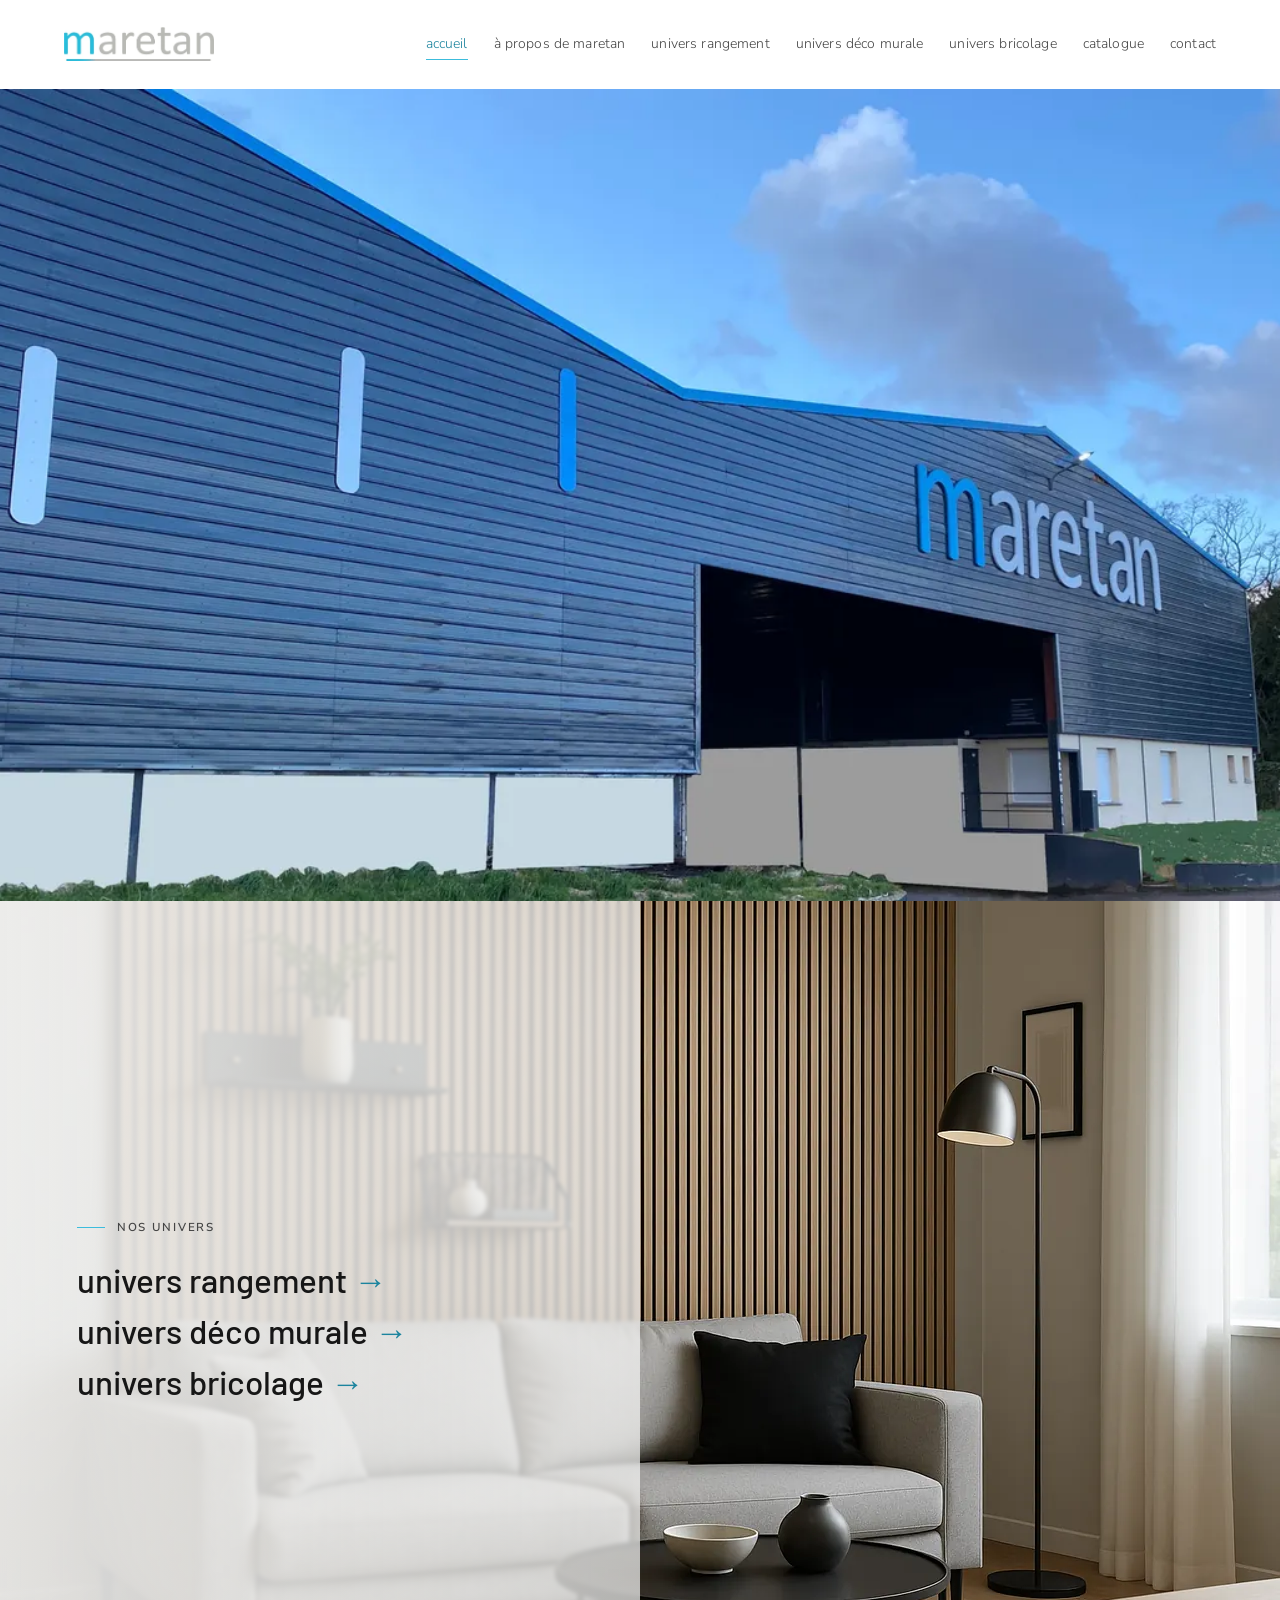
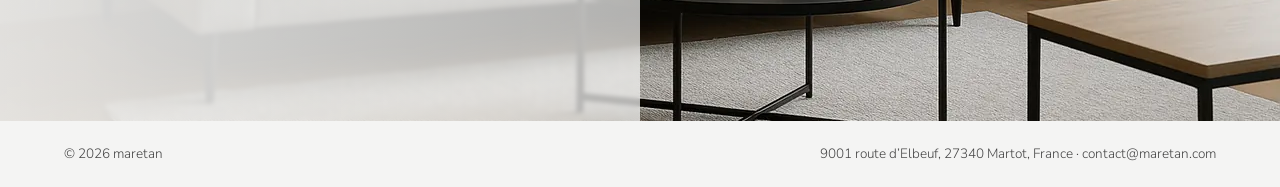
<file: index.html>
<!doctype html>
<html lang="fr">
<head>
  <meta charset="utf-8">
  <meta name="viewport" content="width=device-width, initial-scale=1">
  <title>maretan · rangement, déco murale et bricolage</title>
  <meta name="description" content="Maretan conçoit et distribue des produits de rangement, de décoration murale et de bricolage, avec des bureaux d’achat en France et en Chine.">
  <link rel="canonical" href="https://www.maretan.com/">
  <meta property="og:type" content="website">
  <meta property="og:site_name" content="maretan">
  <meta property="og:locale" content="fr_FR">
  <meta property="og:title" content="maretan · rangement, déco murale et bricolage">
  <meta property="og:description" content="Maretan conçoit et distribue des produits de rangement, de décoration murale et de bricolage, avec des bureaux d’achat en France et en Chine.">
  <meta property="og:url" content="https://www.maretan.com/">
  <meta property="og:image" content="https://www.maretan.com/assets/img/salon-1280.webp">
  <meta name="theme-color" content="#ffffff">
  <link rel="icon" href="./favicon.ico" sizes="32x32">
  <link rel="icon" href="./assets/img/favicon.png" type="image/png">
  <link rel="apple-touch-icon" href="./apple-touch-icon.png">
  <link rel="preload" href="./assets/fonts/barlow-500.woff2" as="font" type="font/woff2" crossorigin>
  <link rel="preload" href="./assets/fonts/nunito-sans-var.woff2" as="font" type="font/woff2" crossorigin>
  <link rel="preload" as="image" type="image/webp" imagesrcset="./assets/img/entrepot-1280.webp 1280w, ./assets/img/entrepot-2400.webp 2400w" imagesizes="100vw">
  <link rel="stylesheet" href="./assets/css/site.css">
  <script>document.documentElement.classList.add("js")</script>
  <script src="./assets/js/site.js" defer></script>
</head>
<body>
  <a class="skip-link" href="#contenu">Aller au contenu</a>

  <header class="site-header">
    <div class="wrap">
      <a class="brand" href="./" aria-label="maretan, accueil">
        <img src="./assets/img/logo.webp" width="309" height="70" alt="maretan">
      </a>
      <button class="nav-toggle" type="button" aria-expanded="false" aria-controls="menu" aria-label="Ouvrir le menu"><span></span></button>
      <nav class="nav" id="menu" aria-label="Navigation principale">
        <ul>
        <li><a href="./" aria-current="page">accueil</a></li>
        <li><a href="./a-propos/">à propos de maretan</a></li>
        <li><a href="./rangement/">univers rangement</a></li>
        <li><a href="./deco-murale/">univers déco murale</a></li>
        <li><a href="./bricolage/">univers bricolage</a></li>
        <li><a href="./catalogue/">catalogue</a></li>
        <li><a href="./contact/">contact</a></li>
        </ul>
      </nav>
    </div>
  </header>

  <main id="contenu">
    <h1 class="sr-only">maretan</h1>
    <section class="hero" aria-label="Le site Maretan à Martot">
      <img src="./assets/img/entrepot-1280.webp" srcset="./assets/img/entrepot-1280.webp 1280w, ./assets/img/entrepot-2400.webp 2400w" sizes="100vw" width="2400" height="1221" alt="Le bâtiment Maretan à Martot, en Normandie" fetchpriority="high" decoding="async">
    </section>
    <section class="band">
      <img src="./assets/img/salon-1280.webp" srcset="./assets/img/salon-1280.webp 1280w, ./assets/img/salon-1536.webp 1536w" sizes="100vw" width="1536" height="1024" alt="Salon habillé de panneaux nordiques en bois, avec étagères murales" loading="lazy" decoding="async">
      <nav class="band-veil" aria-label="Nos univers" data-reveal>
        <p class="eyebrow">nos univers</p>
        <a href="./rangement/">univers rangement <span aria-hidden="true">→</span></a>
        <a href="./deco-murale/">univers déco murale <span aria-hidden="true">→</span></a>
        <a href="./bricolage/">univers bricolage <span aria-hidden="true">→</span></a>
      </nav>
    </section>
  </main>

  <footer class="site-footer">
    <div class="wrap">
      <p>© 2026 maretan</p>
      <address>9001 route d’Elbeuf, 27340 Martot, France · <a href="mailto:contact@maretan.com">contact@maretan.com</a></address>
    </div>
  </footer>
</body>
</html>
</file>
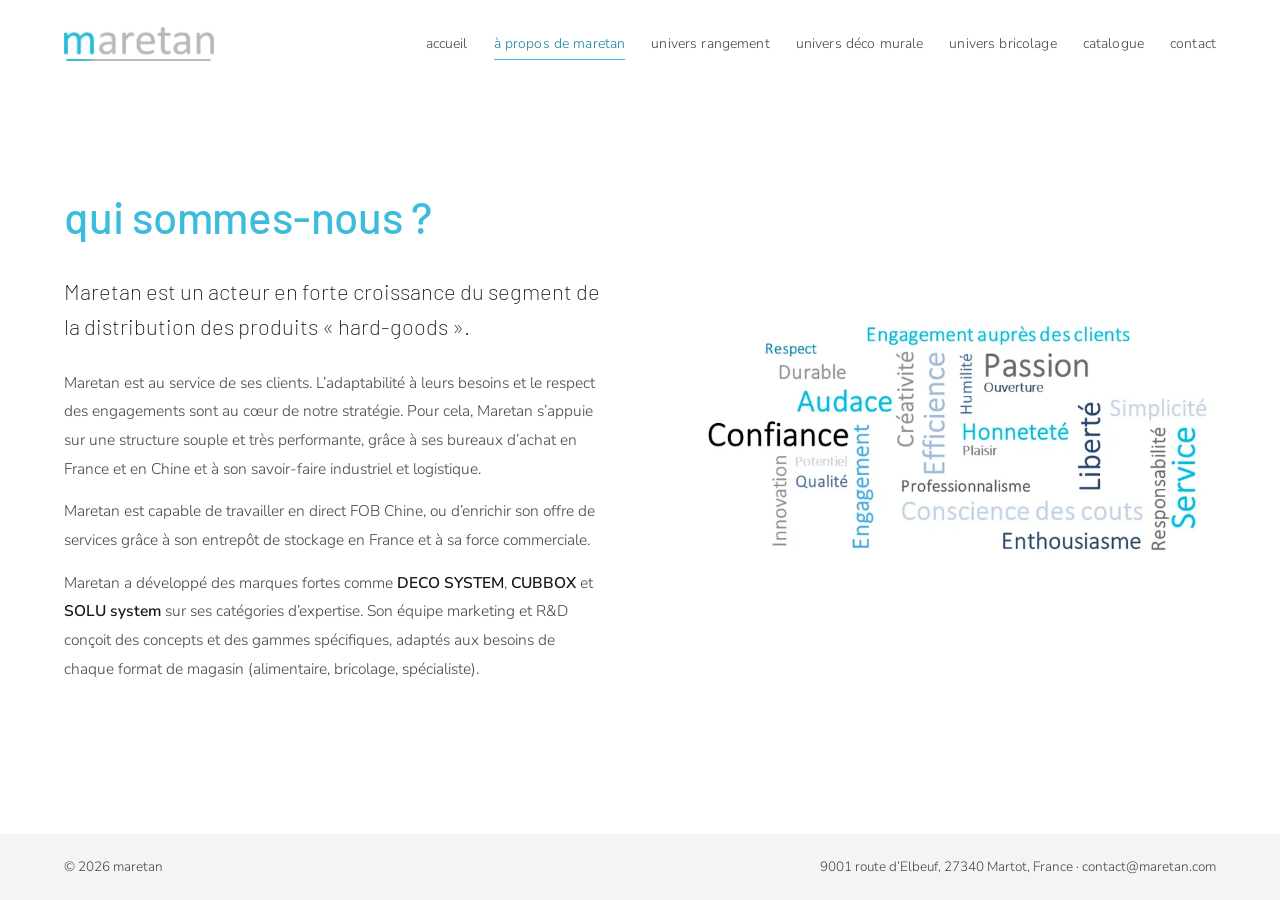
<file: a-propos/index.html>
<!doctype html>
<html lang="fr">
<head>
  <meta charset="utf-8">
  <meta name="viewport" content="width=device-width, initial-scale=1">
  <title>à propos · maretan</title>
  <meta name="description" content="Maretan, acteur en forte croissance de la distribution de produits hard-goods : bureaux d’achat en France et en Chine, entrepôt en France, marques DECO SYSTEM, CUBBOX et SOLU system.">
  <link rel="canonical" href="https://www.maretan.com/a-propos/">
  <meta property="og:type" content="website">
  <meta property="og:site_name" content="maretan">
  <meta property="og:locale" content="fr_FR">
  <meta property="og:title" content="à propos · maretan">
  <meta property="og:description" content="Maretan, acteur en forte croissance de la distribution de produits hard-goods : bureaux d’achat en France et en Chine, entrepôt en France, marques DECO SYSTEM, CUBBOX et SOLU system.">
  <meta property="og:url" content="https://www.maretan.com/a-propos/">
  <meta property="og:image" content="https://www.maretan.com/assets/img/salon-1280.webp">
  <meta name="theme-color" content="#ffffff">
  <link rel="icon" href="../favicon.ico" sizes="32x32">
  <link rel="icon" href="../assets/img/favicon.png" type="image/png">
  <link rel="apple-touch-icon" href="../apple-touch-icon.png">
  <link rel="preload" href="../assets/fonts/barlow-500.woff2" as="font" type="font/woff2" crossorigin>
  <link rel="preload" href="../assets/fonts/nunito-sans-var.woff2" as="font" type="font/woff2" crossorigin>
  <link rel="stylesheet" href="../assets/css/site.css">
  <script>document.documentElement.classList.add("js")</script>
  <script src="../assets/js/site.js" defer></script>
</head>
<body>
  <a class="skip-link" href="#contenu">Aller au contenu</a>

  <header class="site-header">
    <div class="wrap">
      <a class="brand" href="../" aria-label="maretan, accueil">
        <img src="../assets/img/logo.webp" width="309" height="70" alt="maretan">
      </a>
      <button class="nav-toggle" type="button" aria-expanded="false" aria-controls="menu" aria-label="Ouvrir le menu"><span></span></button>
      <nav class="nav" id="menu" aria-label="Navigation principale">
        <ul>
        <li><a href="../">accueil</a></li>
        <li><a href="../a-propos/" aria-current="page">à propos de maretan</a></li>
        <li><a href="../rangement/">univers rangement</a></li>
        <li><a href="../deco-murale/">univers déco murale</a></li>
        <li><a href="../bricolage/">univers bricolage</a></li>
        <li><a href="../catalogue/">catalogue</a></li>
        <li><a href="../contact/">contact</a></li>
        </ul>
      </nav>
    </div>
  </header>

  <main id="contenu">
    <section class="about">
      <div class="wrap">
        <div class="about-text" data-reveal>
          <h1>qui sommes-nous ?</h1>
          <p class="lead">Maretan est un acteur en forte croissance du segment de la distribution des produits « hard-goods ».</p>
          <p>Maretan est au service de ses clients. L’adaptabilité à leurs besoins et le respect des engagements sont au cœur de notre stratégie. Pour cela, Maretan s’appuie sur une structure souple et très performante, grâce à ses bureaux d’achat en France et en Chine et à son savoir-faire industriel et logistique.</p>
          <p>Maretan est capable de travailler en direct FOB Chine, ou d’enrichir son offre de services grâce à son entrepôt de stockage en France et à sa force commerciale.</p>
          <p>Maretan a développé des marques fortes comme <strong>DECO SYSTEM</strong>, <strong>CUBBOX</strong> et <strong>SOLU system</strong> sur ses catégories d’expertise. Son équipe marketing et R&amp;D conçoit des concepts et des gammes spécifiques, adaptés aux besoins de chaque format de magasin (alimentaire, bricolage, spécialiste).</p>
        </div>
        <figure data-reveal><img src="../assets/img/valeurs.webp" width="758" height="370" alt="Nos valeurs : confiance, passion, audace, engagement auprès des clients, honnêteté, service, qualité, simplicité…" loading="lazy" decoding="async"></figure>
      </div>
    </section>
  </main>

  <footer class="site-footer">
    <div class="wrap">
      <p>© 2026 maretan</p>
      <address>9001 route d’Elbeuf, 27340 Martot, France · <a href="mailto:contact@maretan.com">contact@maretan.com</a></address>
    </div>
  </footer>
</body>
</html>
</file>
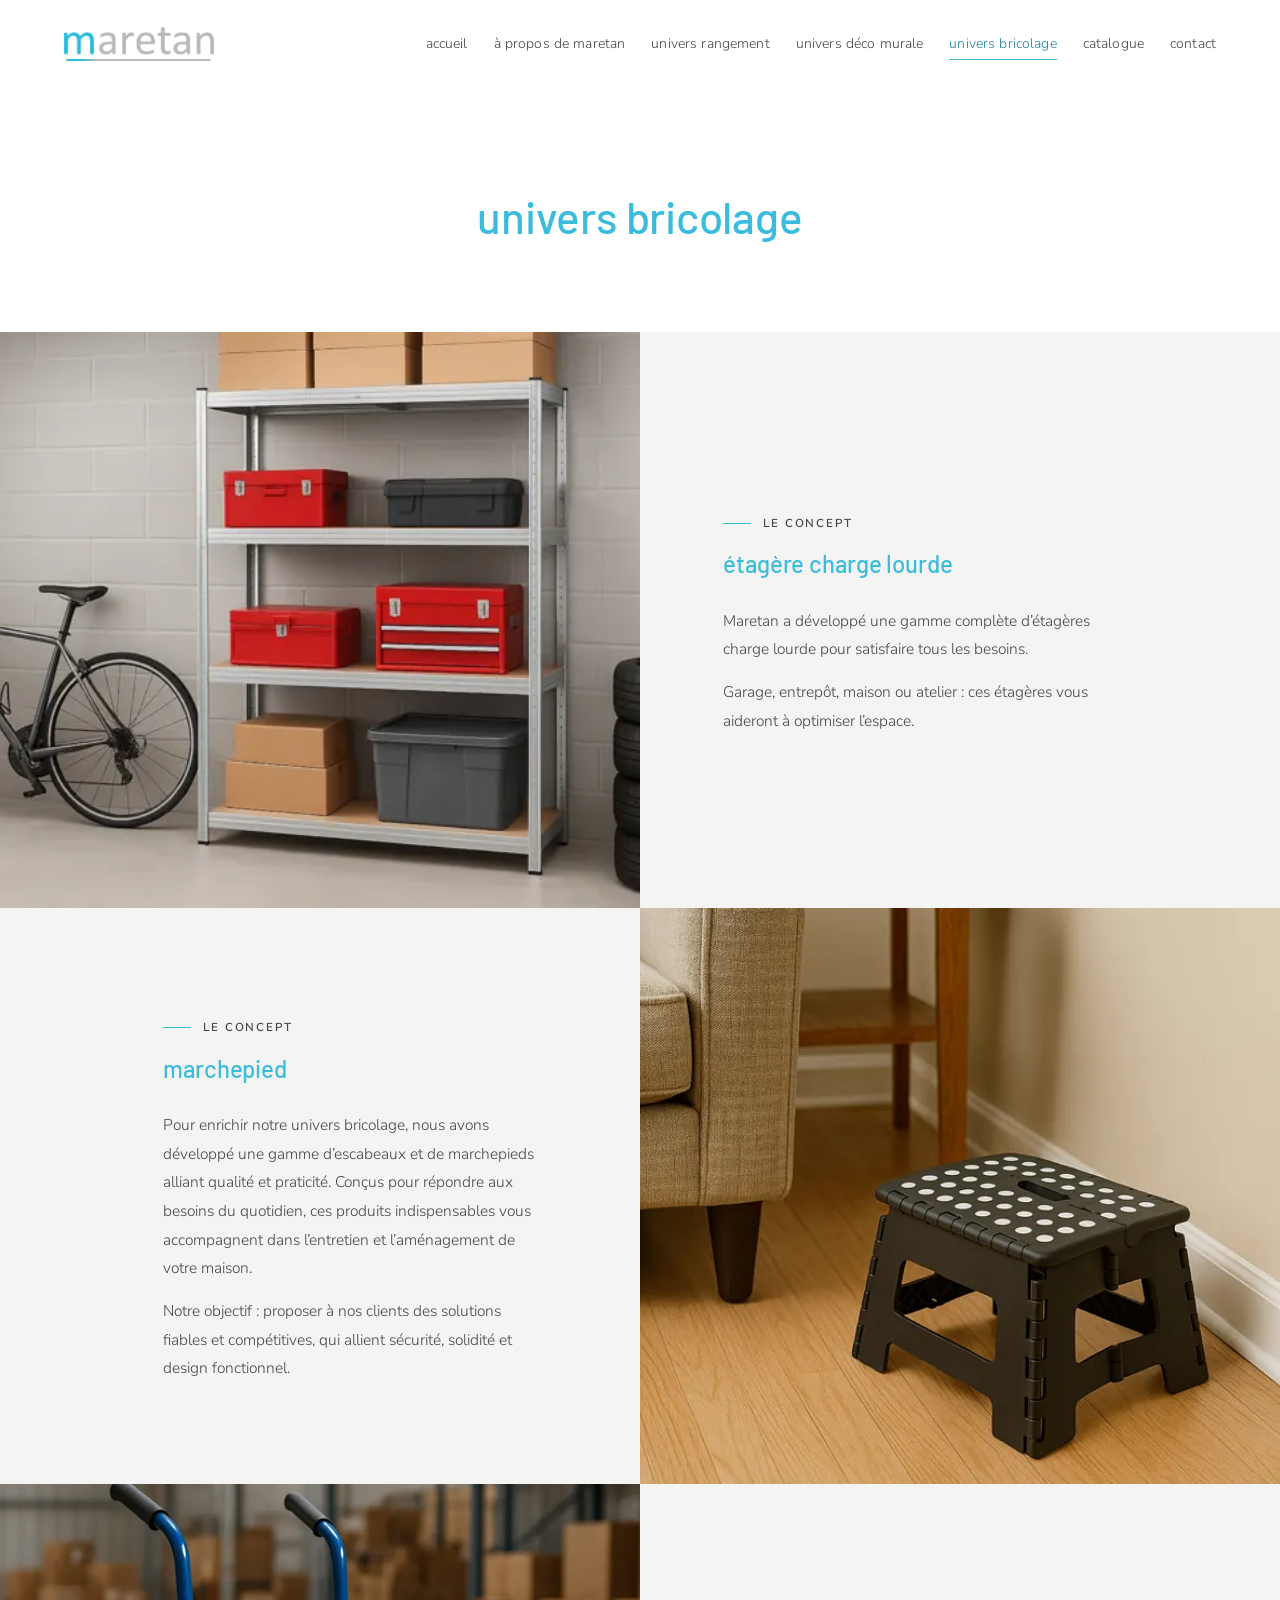
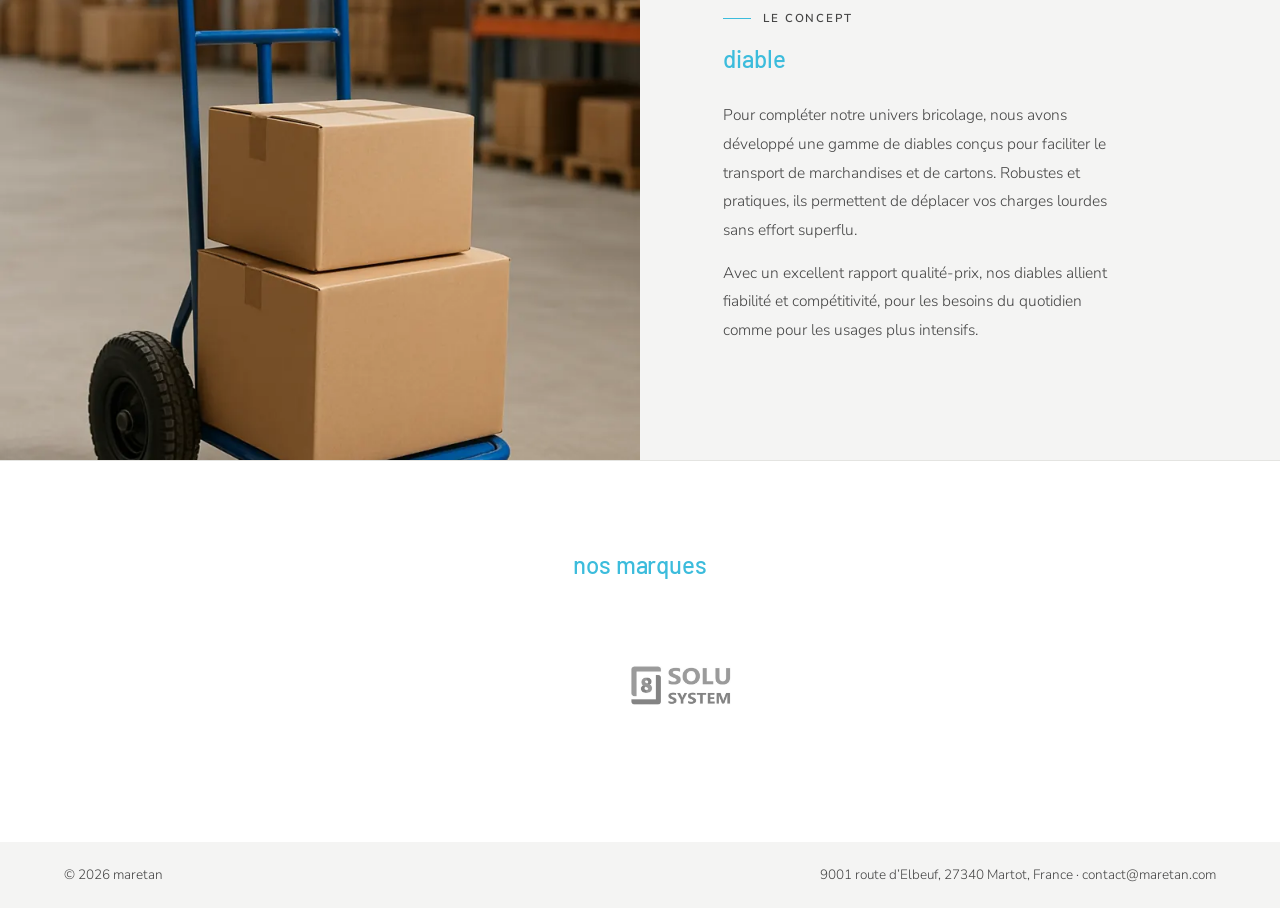
<file: bricolage/index.html>
<!doctype html>
<html lang="fr">
<head>
  <meta charset="utf-8">
  <meta name="viewport" content="width=device-width, initial-scale=1">
  <title>univers bricolage · maretan</title>
  <meta name="description" content="Étagères charge lourde, marchepieds et diables : l’univers bricolage de Maretan.">
  <link rel="canonical" href="https://www.maretan.com/bricolage/">
  <meta property="og:type" content="website">
  <meta property="og:site_name" content="maretan">
  <meta property="og:locale" content="fr_FR">
  <meta property="og:title" content="univers bricolage · maretan">
  <meta property="og:description" content="Étagères charge lourde, marchepieds et diables : l’univers bricolage de Maretan.">
  <meta property="og:url" content="https://www.maretan.com/bricolage/">
  <meta property="og:image" content="https://www.maretan.com/assets/img/salon-1280.webp">
  <meta name="theme-color" content="#ffffff">
  <link rel="icon" href="../favicon.ico" sizes="32x32">
  <link rel="icon" href="../assets/img/favicon.png" type="image/png">
  <link rel="apple-touch-icon" href="../apple-touch-icon.png">
  <link rel="preload" href="../assets/fonts/barlow-500.woff2" as="font" type="font/woff2" crossorigin>
  <link rel="preload" href="../assets/fonts/nunito-sans-var.woff2" as="font" type="font/woff2" crossorigin>
  <link rel="stylesheet" href="../assets/css/site.css">
  <script>document.documentElement.classList.add("js")</script>
  <script src="../assets/js/site.js" defer></script>
</head>
<body>
  <a class="skip-link" href="#contenu">Aller au contenu</a>

  <header class="site-header">
    <div class="wrap">
      <a class="brand" href="../" aria-label="maretan, accueil">
        <img src="../assets/img/logo.webp" width="309" height="70" alt="maretan">
      </a>
      <button class="nav-toggle" type="button" aria-expanded="false" aria-controls="menu" aria-label="Ouvrir le menu"><span></span></button>
      <nav class="nav" id="menu" aria-label="Navigation principale">
        <ul>
        <li><a href="../">accueil</a></li>
        <li><a href="../a-propos/">à propos de maretan</a></li>
        <li><a href="../rangement/">univers rangement</a></li>
        <li><a href="../deco-murale/">univers déco murale</a></li>
        <li><a href="../bricolage/" aria-current="page">univers bricolage</a></li>
        <li><a href="../catalogue/">catalogue</a></li>
        <li><a href="../contact/">contact</a></li>
        </ul>
      </nav>
    </div>
  </header>

  <main id="contenu">
    <section class="page-intro">
      <div class="wrap" data-reveal><h1>univers bricolage</h1></div>
    </section>
    <div class="features">
      <article class="feature">
        <div class="feature-media"><img src="../assets/img/etagere-charge-lourde-800.webp" srcset="../assets/img/etagere-charge-lourde-800.webp 800w, ../assets/img/etagere-charge-lourde-1400.webp 1400w" sizes="(max-width: 800px) 100vw, 50vw" width="1400" height="758" alt="Étagère métallique charge lourde dans un garage" loading="lazy" decoding="async"></div>
        <div class="feature-body" data-reveal>
          <p class="eyebrow">Le concept</p>
          <h2>étagère charge lourde</h2>
          <p>Maretan a développé une gamme complète d’étagères charge lourde pour satisfaire tous les besoins.</p>
          <p>Garage, entrepôt, maison ou atelier : ces étagères vous aideront à optimiser l’espace.</p>
        </div>
      </article>
      <article class="feature">
        <div class="feature-media"><img src="../assets/img/marche-pied-800.webp" srcset="../assets/img/marche-pied-800.webp 800w, ../assets/img/marche-pied-1400.webp 1400w" sizes="(max-width: 800px) 100vw, 50vw" width="1400" height="933" alt="Marchepied pliant noir dans un salon" loading="lazy" decoding="async"></div>
        <div class="feature-body" data-reveal>
          <p class="eyebrow">Le concept</p>
          <h2>marchepied</h2>
          <p>Pour enrichir notre univers bricolage, nous avons développé une gamme d’escabeaux et de marchepieds alliant qualité et praticité. Conçus pour répondre aux besoins du quotidien, ces produits indispensables vous accompagnent dans l’entretien et l’aménagement de votre maison.</p>
          <p>Notre objectif : proposer à nos clients des solutions fiables et compétitives, qui allient sécurité, solidité et design fonctionnel.</p>
        </div>
      </article>
      <article class="feature">
        <div class="feature-media"><img src="../assets/img/diable-800.webp" srcset="../assets/img/diable-800.webp 800w, ../assets/img/diable-1024.webp 1024w" sizes="(max-width: 800px) 100vw, 50vw" width="1024" height="1536" alt="Diable chargé de cartons dans un entrepôt" loading="lazy" decoding="async"></div>
        <div class="feature-body" data-reveal>
          <p class="eyebrow">Le concept</p>
          <h2>diable</h2>
          <p>Pour compléter notre univers bricolage, nous avons développé une gamme de diables conçus pour faciliter le transport de marchandises et de cartons. Robustes et pratiques, ils permettent de déplacer vos charges lourdes sans effort superflu.</p>
          <p>Avec un excellent rapport qualité-prix, nos diables allient fiabilité et compétitivité, pour les besoins du quotidien comme pour les usages plus intensifs.</p>
        </div>
      </article>
    </div>
    <section class="brands" aria-labelledby="marques">
      <div class="wrap" data-reveal>
        <h2 id="marques">nos marques</h2>
        <ul>
        <li><img src="../assets/img/solu-system.webp" width="640" height="387" alt="SOLU system" loading="lazy" decoding="async"></li>
        </ul>
      </div>
    </section>
  </main>

  <footer class="site-footer">
    <div class="wrap">
      <p>© 2026 maretan</p>
      <address>9001 route d’Elbeuf, 27340 Martot, France · <a href="mailto:contact@maretan.com">contact@maretan.com</a></address>
    </div>
  </footer>
</body>
</html>
</file>
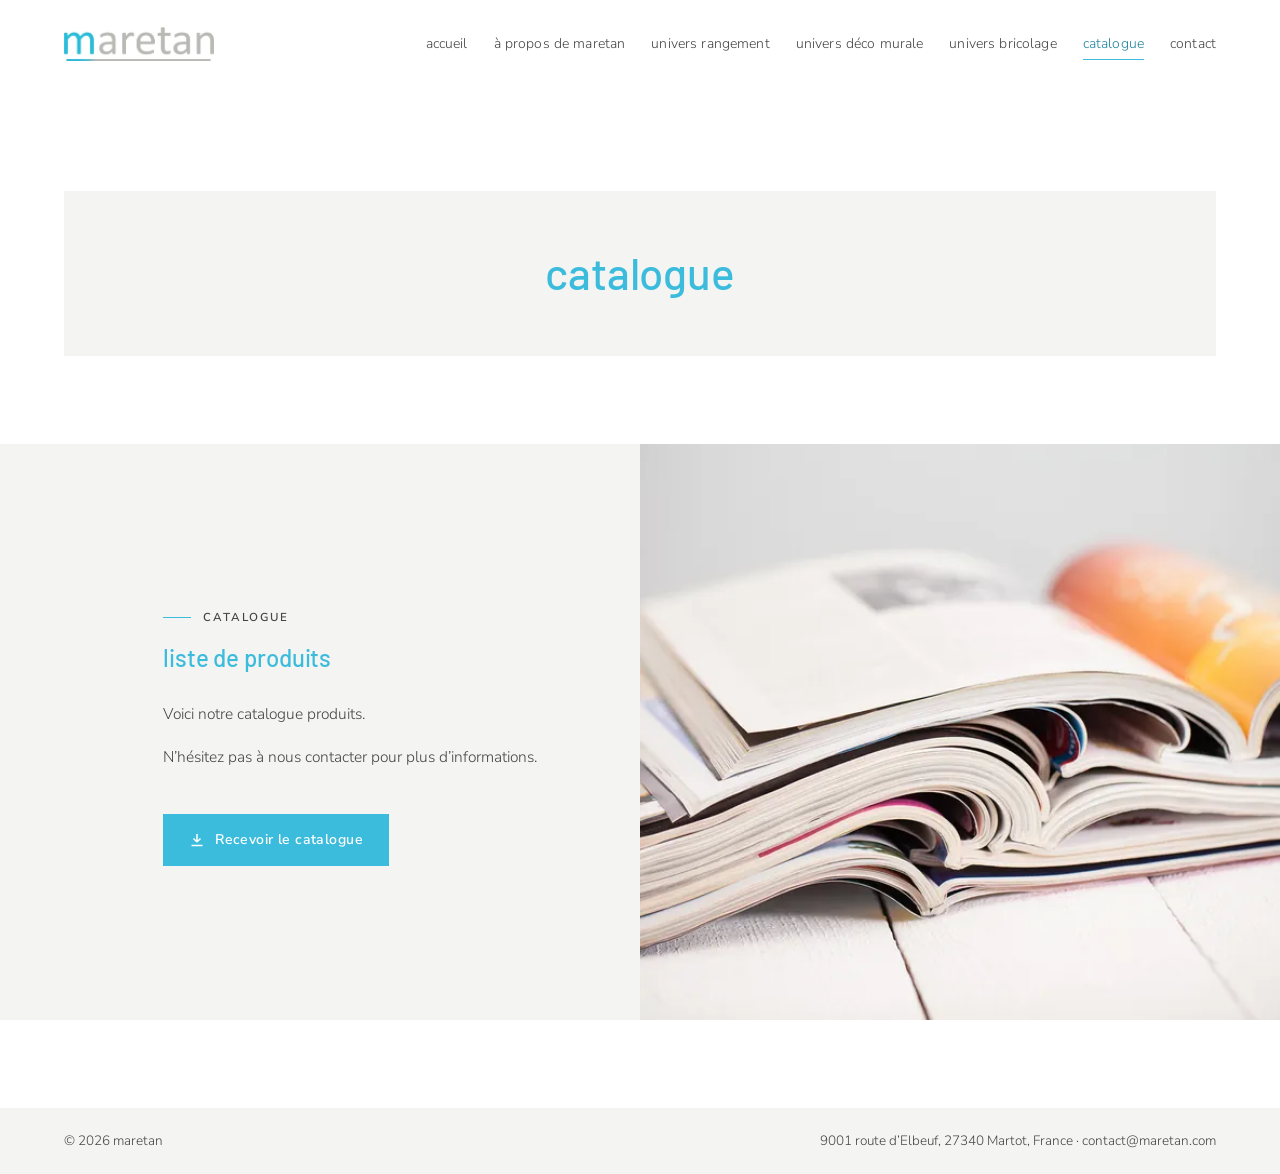
<file: catalogue/index.html>
<!doctype html>
<html lang="fr">
<head>
  <meta charset="utf-8">
  <meta name="viewport" content="width=device-width, initial-scale=1">
  <title>catalogue · maretan</title>
  <meta name="description" content="Demandez le catalogue des produits Maretan.">
  <link rel="canonical" href="https://www.maretan.com/catalogue/">
  <meta property="og:type" content="website">
  <meta property="og:site_name" content="maretan">
  <meta property="og:locale" content="fr_FR">
  <meta property="og:title" content="catalogue · maretan">
  <meta property="og:description" content="Demandez le catalogue des produits Maretan.">
  <meta property="og:url" content="https://www.maretan.com/catalogue/">
  <meta property="og:image" content="https://www.maretan.com/assets/img/salon-1280.webp">
  <meta name="theme-color" content="#ffffff">
  <link rel="icon" href="../favicon.ico" sizes="32x32">
  <link rel="icon" href="../assets/img/favicon.png" type="image/png">
  <link rel="apple-touch-icon" href="../apple-touch-icon.png">
  <link rel="preload" href="../assets/fonts/barlow-500.woff2" as="font" type="font/woff2" crossorigin>
  <link rel="preload" href="../assets/fonts/nunito-sans-var.woff2" as="font" type="font/woff2" crossorigin>
  <link rel="stylesheet" href="../assets/css/site.css">
  <script>document.documentElement.classList.add("js")</script>
  <script src="../assets/js/site.js" defer></script>
</head>
<body>
  <a class="skip-link" href="#contenu">Aller au contenu</a>

  <header class="site-header">
    <div class="wrap">
      <a class="brand" href="../" aria-label="maretan, accueil">
        <img src="../assets/img/logo.webp" width="309" height="70" alt="maretan">
      </a>
      <button class="nav-toggle" type="button" aria-expanded="false" aria-controls="menu" aria-label="Ouvrir le menu"><span></span></button>
      <nav class="nav" id="menu" aria-label="Navigation principale">
        <ul>
        <li><a href="../">accueil</a></li>
        <li><a href="../a-propos/">à propos de maretan</a></li>
        <li><a href="../rangement/">univers rangement</a></li>
        <li><a href="../deco-murale/">univers déco murale</a></li>
        <li><a href="../bricolage/">univers bricolage</a></li>
        <li><a href="../catalogue/" aria-current="page">catalogue</a></li>
        <li><a href="../contact/">contact</a></li>
        </ul>
      </nav>
    </div>
  </header>

  <main id="contenu">
    <section class="page-intro page-intro--panel">
      <div class="wrap" data-reveal><div><h1>catalogue</h1></div></div>
    </section>
    <div class="features">
      <article class="feature feature--reverse">
        <div class="feature-media"><img src="../assets/img/catalogue-800.webp" srcset="../assets/img/catalogue-800.webp 800w, ../assets/img/catalogue-1400.webp 1400w" sizes="(max-width: 800px) 100vw, 50vw" width="1400" height="933" alt="Pile de catalogues ouverts" loading="lazy" decoding="async"></div>
        <div class="feature-body" data-reveal>
          <p class="eyebrow">catalogue</p>
          <h2>liste de produits</h2>
          <p>Voici notre catalogue produits.</p>
          <p>N’hésitez pas à nous contacter pour plus d’informations.</p>
          <a class="cta" href="mailto:s.holcine@maretan.com?subject=Maretan%20-%20Catalogue"><svg viewBox="0 0 16 16" fill="none" stroke="currentColor" stroke-width="1.5" aria-hidden="true"><path d="M8 2v8m0 0 3.5-3.5M8 10 4.5 6.5M2.5 13.5h11"/></svg>Recevoir le catalogue</a>
        </div>
      </article>
    </div>
    <div class="spacer"></div>
  </main>

  <footer class="site-footer">
    <div class="wrap">
      <p>© 2026 maretan</p>
      <address>9001 route d’Elbeuf, 27340 Martot, France · <a href="mailto:contact@maretan.com">contact@maretan.com</a></address>
    </div>
  </footer>
</body>
</html>
</file>
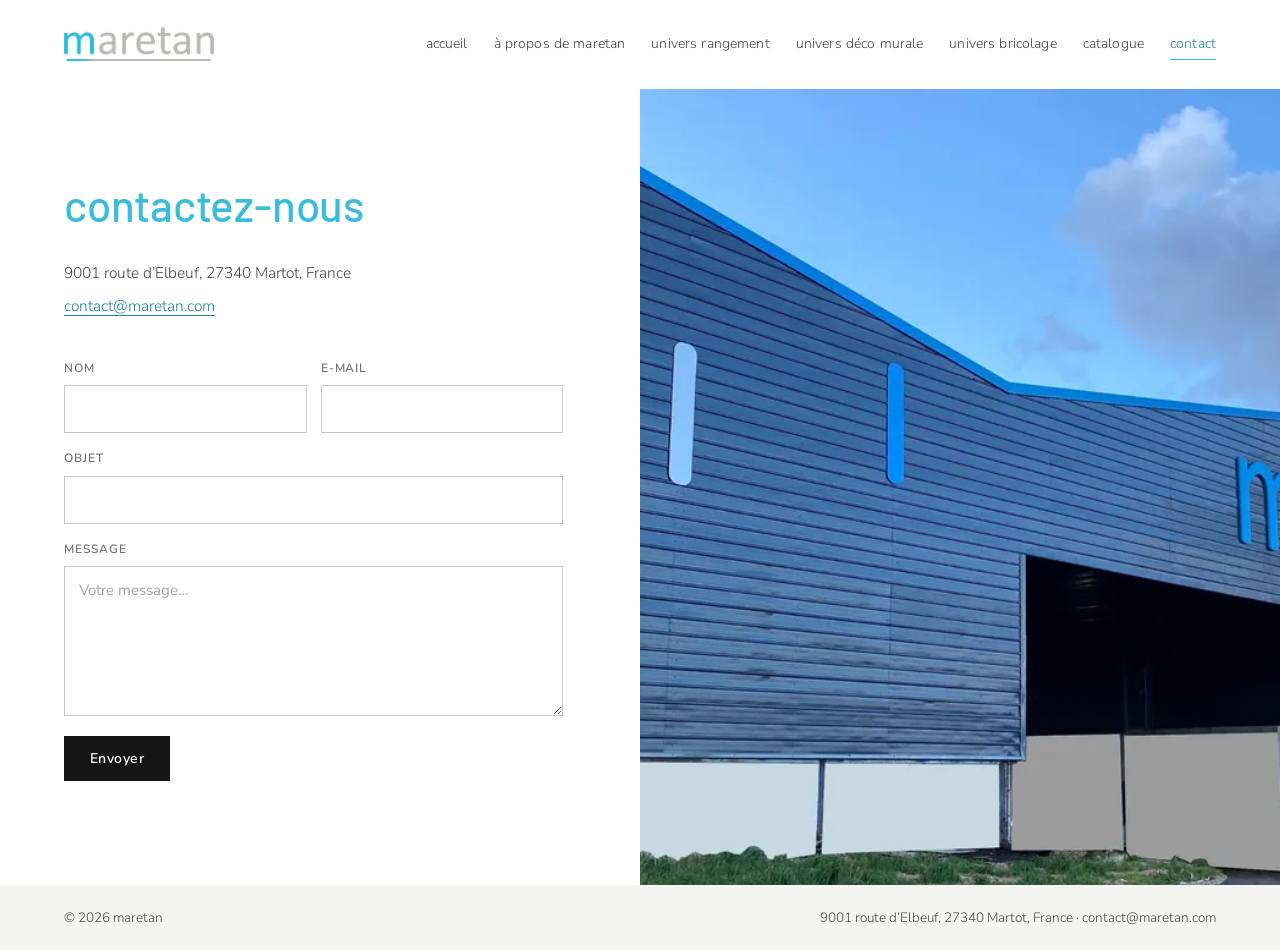
<file: contact/index.html>
<!doctype html>
<html lang="fr">
<head>
  <meta charset="utf-8">
  <meta name="viewport" content="width=device-width, initial-scale=1">
  <title>contact · maretan</title>
  <meta name="description" content="Contactez Maretan : 9001 route d’Elbeuf, 27340 Martot, France, contact@maretan.com.">
  <link rel="canonical" href="https://www.maretan.com/contact/">
  <meta property="og:type" content="website">
  <meta property="og:site_name" content="maretan">
  <meta property="og:locale" content="fr_FR">
  <meta property="og:title" content="contact · maretan">
  <meta property="og:description" content="Contactez Maretan : 9001 route d’Elbeuf, 27340 Martot, France, contact@maretan.com.">
  <meta property="og:url" content="https://www.maretan.com/contact/">
  <meta property="og:image" content="https://www.maretan.com/assets/img/salon-1280.webp">
  <meta name="theme-color" content="#ffffff">
  <link rel="icon" href="../favicon.ico" sizes="32x32">
  <link rel="icon" href="../assets/img/favicon.png" type="image/png">
  <link rel="apple-touch-icon" href="../apple-touch-icon.png">
  <link rel="preload" href="../assets/fonts/barlow-500.woff2" as="font" type="font/woff2" crossorigin>
  <link rel="preload" href="../assets/fonts/nunito-sans-var.woff2" as="font" type="font/woff2" crossorigin>
  <link rel="stylesheet" href="../assets/css/site.css">
  <script>document.documentElement.classList.add("js")</script>
  <script src="../assets/js/site.js" defer></script>
</head>
<body>
  <a class="skip-link" href="#contenu">Aller au contenu</a>

  <header class="site-header">
    <div class="wrap">
      <a class="brand" href="../" aria-label="maretan, accueil">
        <img src="../assets/img/logo.webp" width="309" height="70" alt="maretan">
      </a>
      <button class="nav-toggle" type="button" aria-expanded="false" aria-controls="menu" aria-label="Ouvrir le menu"><span></span></button>
      <nav class="nav" id="menu" aria-label="Navigation principale">
        <ul>
        <li><a href="../">accueil</a></li>
        <li><a href="../a-propos/">à propos de maretan</a></li>
        <li><a href="../rangement/">univers rangement</a></li>
        <li><a href="../deco-murale/">univers déco murale</a></li>
        <li><a href="../bricolage/">univers bricolage</a></li>
        <li><a href="../catalogue/">catalogue</a></li>
        <li><a href="../contact/" aria-current="page">contact</a></li>
        </ul>
      </nav>
    </div>
  </header>

  <main id="contenu">
    <section class="contact">
      <div class="contact-body" data-reveal>
        <h1>contactez-nous</h1>
        <address class="contact-details">
          <span>9001 route d’Elbeuf, 27340 Martot, France</span>
          <span><a href="mailto:contact@maretan.com">contact@maretan.com</a></span>
        </address>
        <form class="form" data-mailto="contact@maretan.com" action="mailto:contact@maretan.com" method="post" enctype="text/plain">
          <div class="row">
            <div class="field">
              <label for="f-name">Nom</label>
              <input id="f-name" name="name" type="text" autocomplete="name" required>
            </div>
            <div class="field">
              <label for="f-email">E-mail</label>
              <input id="f-email" name="email" type="email" autocomplete="email" required>
            </div>
          </div>
          <div class="field">
            <label for="f-subject">Objet</label>
            <input id="f-subject" name="subject" type="text">
          </div>
          <div class="field">
            <label for="f-message">Message</label>
            <textarea id="f-message" name="message" placeholder="Votre message…" required></textarea>
          </div>
          <button class="cta" type="submit">Envoyer</button>
          <p class="form-note" role="status" aria-live="polite"></p>
        </form>
      </div>
      <div class="contact-media"><img src="../assets/img/entrepot-1280.webp" srcset="../assets/img/entrepot-1280.webp 1280w, ../assets/img/entrepot-2400.webp 2400w" sizes="(max-width: 860px) 100vw, 50vw" width="2400" height="1221" alt="Façade du bâtiment Maretan" loading="lazy" decoding="async"></div>
    </section>
  </main>

  <footer class="site-footer">
    <div class="wrap">
      <p>© 2026 maretan</p>
      <address>9001 route d’Elbeuf, 27340 Martot, France · <a href="mailto:contact@maretan.com">contact@maretan.com</a></address>
    </div>
  </footer>
</body>
</html>
</file>
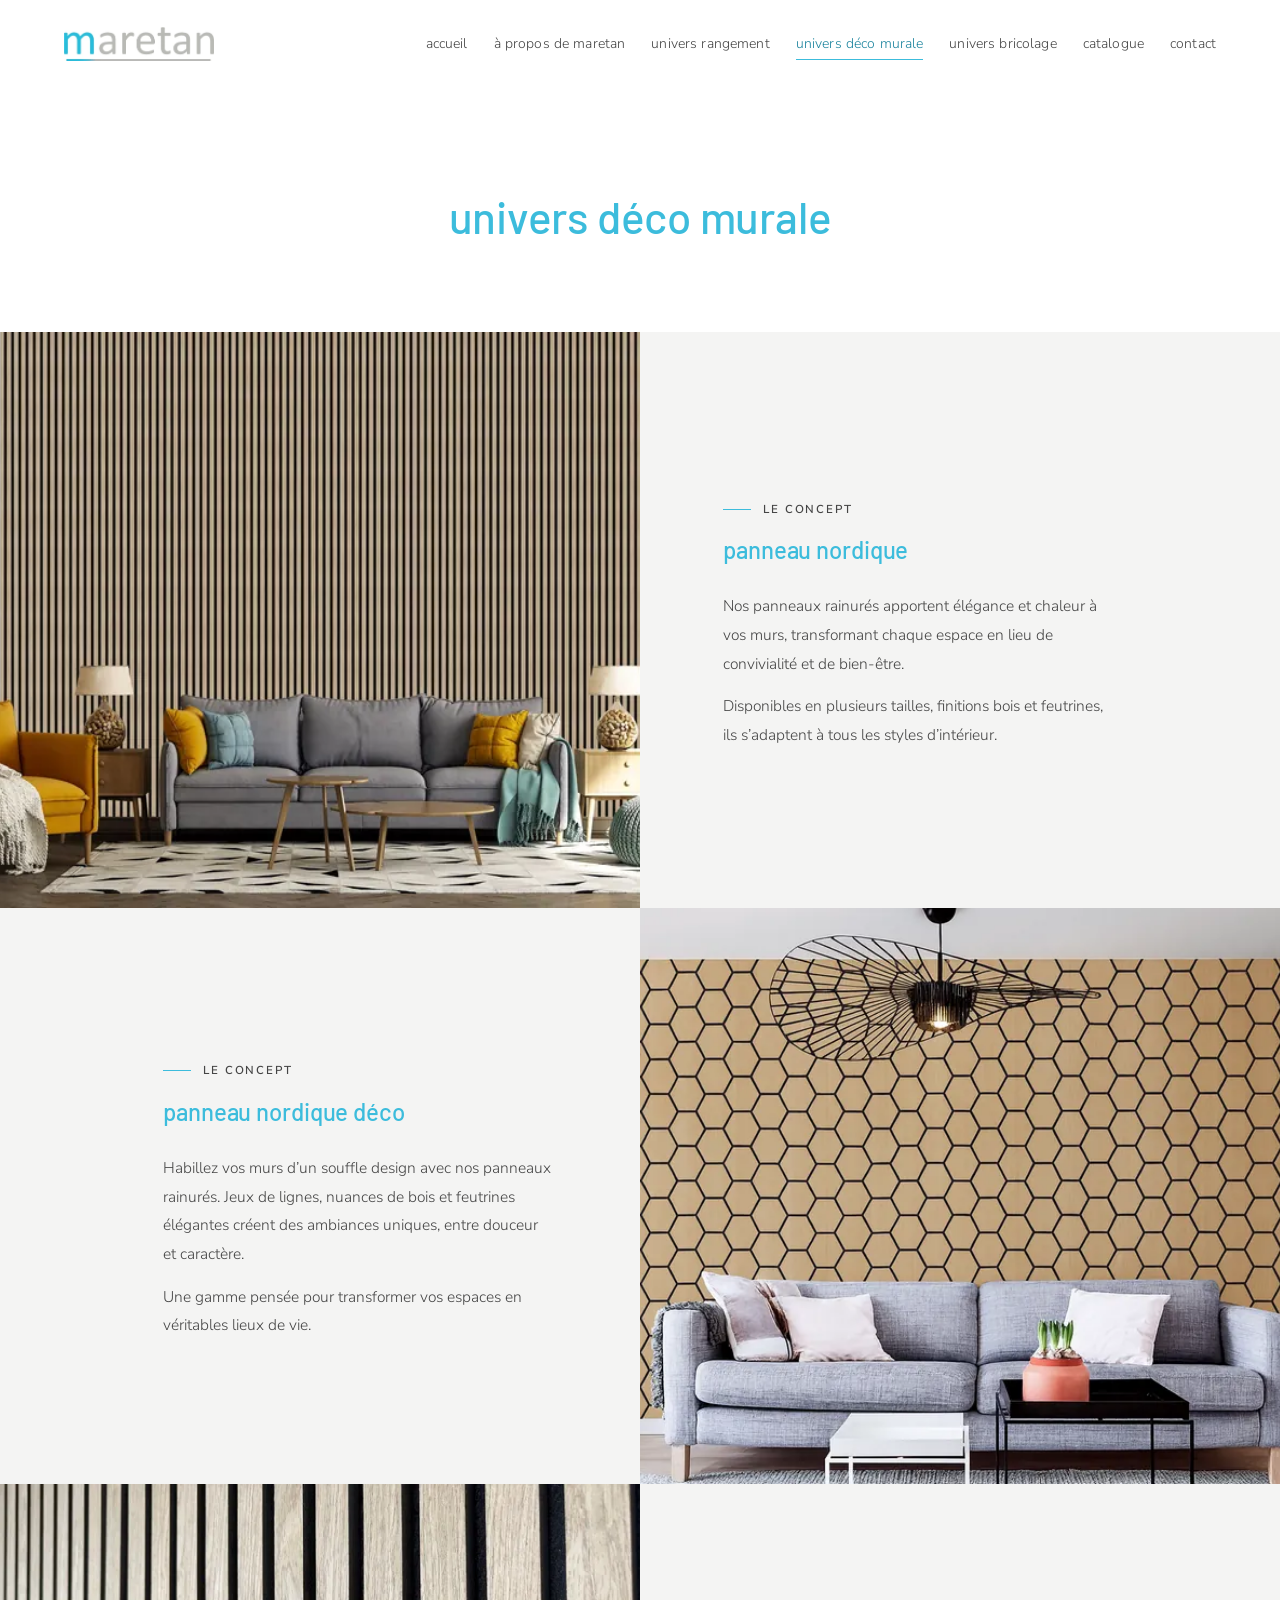
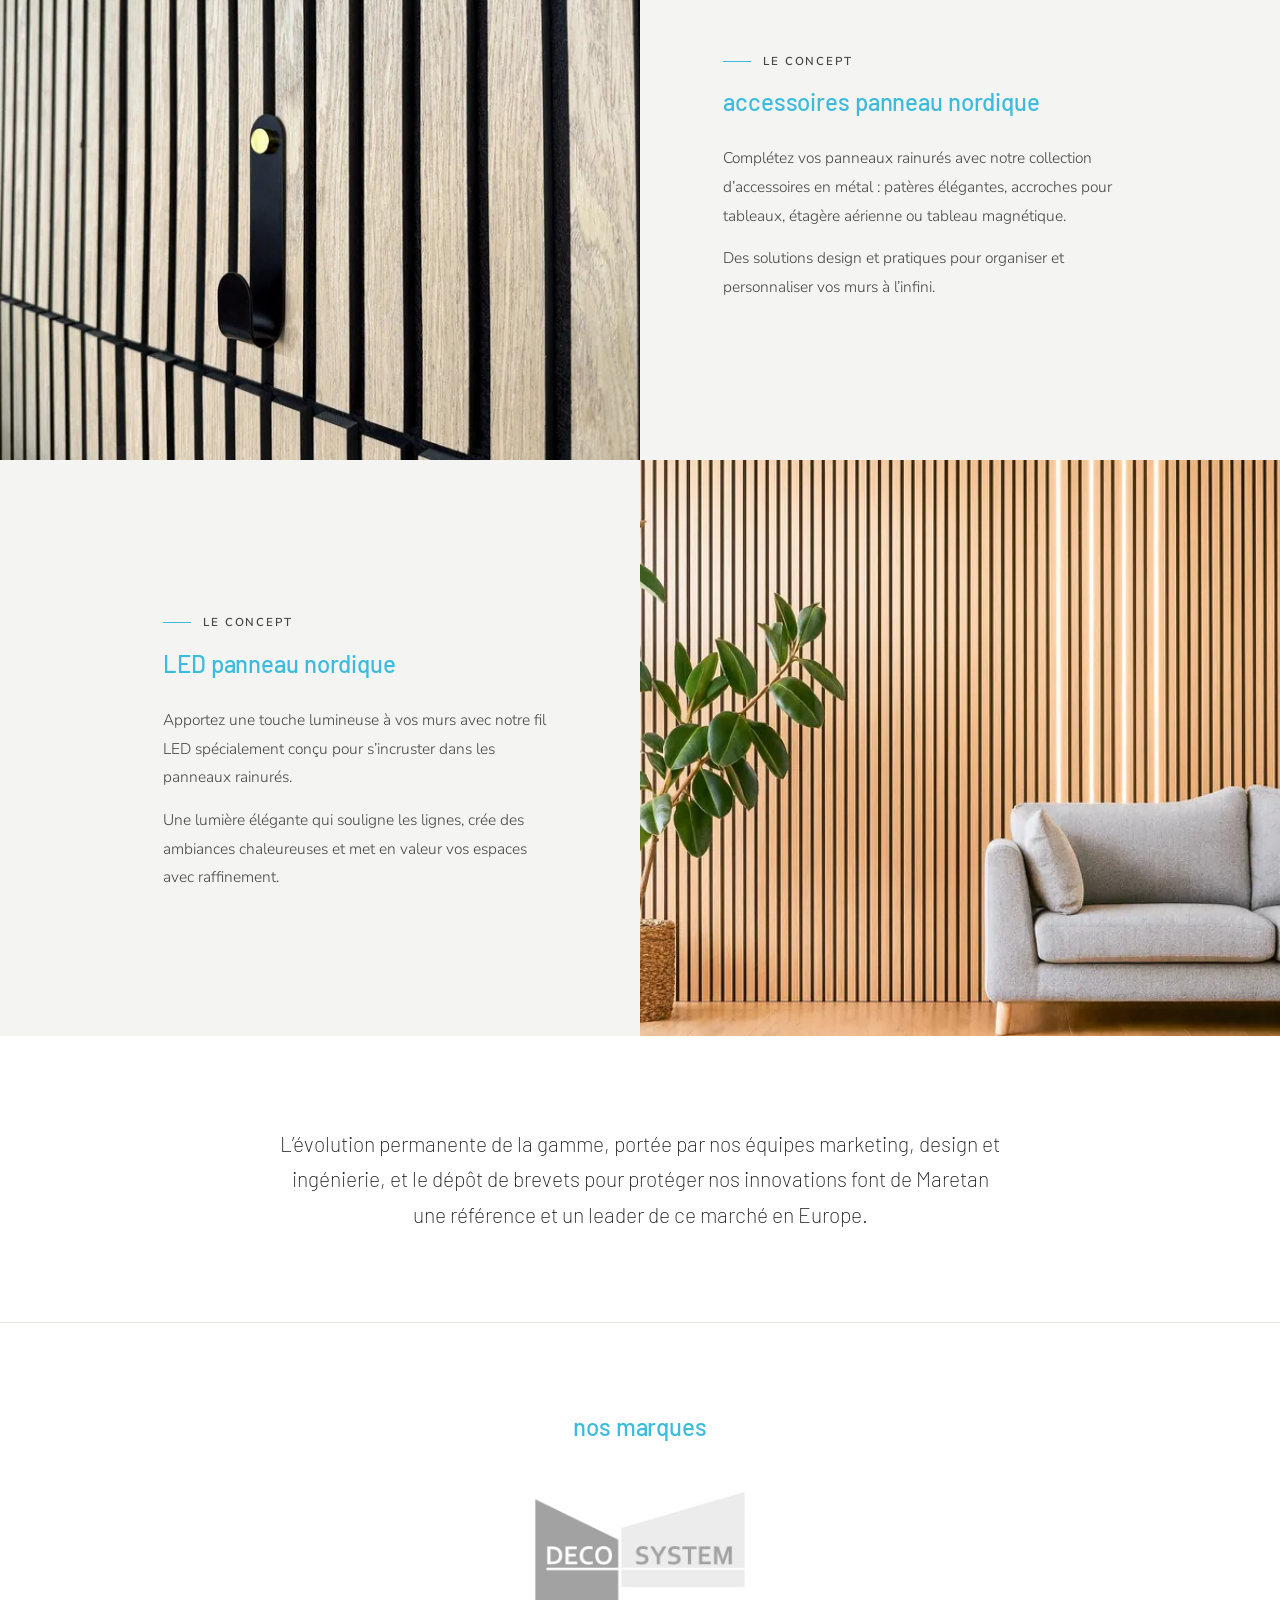
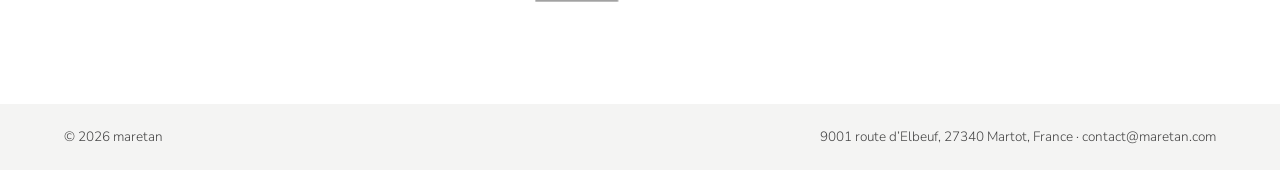
<file: deco-murale/index.html>
<!doctype html>
<html lang="fr">
<head>
  <meta charset="utf-8">
  <meta name="viewport" content="width=device-width, initial-scale=1">
  <title>univers déco murale · maretan</title>
  <meta name="description" content="Panneaux nordiques rainurés, accessoires en métal et éclairage LED : l’univers déco murale de Maretan.">
  <link rel="canonical" href="https://www.maretan.com/deco-murale/">
  <meta property="og:type" content="website">
  <meta property="og:site_name" content="maretan">
  <meta property="og:locale" content="fr_FR">
  <meta property="og:title" content="univers déco murale · maretan">
  <meta property="og:description" content="Panneaux nordiques rainurés, accessoires en métal et éclairage LED : l’univers déco murale de Maretan.">
  <meta property="og:url" content="https://www.maretan.com/deco-murale/">
  <meta property="og:image" content="https://www.maretan.com/assets/img/salon-1280.webp">
  <meta name="theme-color" content="#ffffff">
  <link rel="icon" href="../favicon.ico" sizes="32x32">
  <link rel="icon" href="../assets/img/favicon.png" type="image/png">
  <link rel="apple-touch-icon" href="../apple-touch-icon.png">
  <link rel="preload" href="../assets/fonts/barlow-500.woff2" as="font" type="font/woff2" crossorigin>
  <link rel="preload" href="../assets/fonts/nunito-sans-var.woff2" as="font" type="font/woff2" crossorigin>
  <link rel="stylesheet" href="../assets/css/site.css">
  <script>document.documentElement.classList.add("js")</script>
  <script src="../assets/js/site.js" defer></script>
</head>
<body>
  <a class="skip-link" href="#contenu">Aller au contenu</a>

  <header class="site-header">
    <div class="wrap">
      <a class="brand" href="../" aria-label="maretan, accueil">
        <img src="../assets/img/logo.webp" width="309" height="70" alt="maretan">
      </a>
      <button class="nav-toggle" type="button" aria-expanded="false" aria-controls="menu" aria-label="Ouvrir le menu"><span></span></button>
      <nav class="nav" id="menu" aria-label="Navigation principale">
        <ul>
        <li><a href="../">accueil</a></li>
        <li><a href="../a-propos/">à propos de maretan</a></li>
        <li><a href="../rangement/">univers rangement</a></li>
        <li><a href="../deco-murale/" aria-current="page">univers déco murale</a></li>
        <li><a href="../bricolage/">univers bricolage</a></li>
        <li><a href="../catalogue/">catalogue</a></li>
        <li><a href="../contact/">contact</a></li>
        </ul>
      </nav>
    </div>
  </header>

  <main id="contenu">
    <section class="page-intro">
      <div class="wrap" data-reveal><h1>univers déco murale</h1></div>
    </section>
    <div class="features">
      <article class="feature">
        <div class="feature-media"><img src="../assets/img/panneau-nordique-800.webp" srcset="../assets/img/panneau-nordique-800.webp 800w, ../assets/img/panneau-nordique-deco-800.webp 800w, ../assets/img/panneau-nordique-1400.webp 1400w, ../assets/img/panneau-nordique-deco-1400.webp 1400w" sizes="(max-width: 800px) 100vw, 50vw" width="1400" height="933" alt="Salon avec mur habillé de panneaux nordiques rainurés" loading="lazy" decoding="async"></div>
        <div class="feature-body" data-reveal>
          <p class="eyebrow">Le concept</p>
          <h2>panneau nordique</h2>
          <p>Nos panneaux rainurés apportent élégance et chaleur à vos murs, transformant chaque espace en lieu de convivialité et de bien-être.</p>
          <p>Disponibles en plusieurs tailles, finitions bois et feutrines, ils s’adaptent à tous les styles d’intérieur.</p>
        </div>
      </article>
      <article class="feature">
        <div class="feature-media"><img src="../assets/img/panneau-nordique-deco-800.webp" srcset="../assets/img/panneau-nordique-deco-800.webp 800w, ../assets/img/panneau-nordique-deco-1400.webp 1400w" sizes="(max-width: 800px) 100vw, 50vw" width="1400" height="933" alt="Mur de panneaux décoratifs à motif hexagonal derrière un canapé" loading="lazy" decoding="async"></div>
        <div class="feature-body" data-reveal>
          <p class="eyebrow">Le concept</p>
          <h2>panneau nordique déco</h2>
          <p>Habillez vos murs d’un souffle design avec nos panneaux rainurés. Jeux de lignes, nuances de bois et feutrines élégantes créent des ambiances uniques, entre douceur et caractère.</p>
          <p>Une gamme pensée pour transformer vos espaces en véritables lieux de vie.</p>
        </div>
      </article>
      <article class="feature">
        <div class="feature-media"><img src="../assets/img/accessoires-panneau-800.webp" srcset="../assets/img/accessoires-panneau-800.webp 800w, ../assets/img/accessoires-panneau-1400.webp 1400w" sizes="(max-width: 800px) 100vw, 50vw" width="1400" height="1065" alt="Patère en métal noir fixée sur un panneau rainuré" loading="lazy" decoding="async"></div>
        <div class="feature-body" data-reveal>
          <p class="eyebrow">Le concept</p>
          <h2>accessoires panneau nordique</h2>
          <p>Complétez vos panneaux rainurés avec notre collection d’accessoires en métal : patères élégantes, accroches pour tableaux, étagère aérienne ou tableau magnétique.</p>
          <p>Des solutions design et pratiques pour organiser et personnaliser vos murs à l’infini.</p>
        </div>
      </article>
      <article class="feature">
        <div class="feature-media"><img src="../assets/img/led-panneau-800.webp" srcset="../assets/img/led-panneau-800.webp 800w, ../assets/img/led-panneau-1400.webp 1400w" sizes="(max-width: 800px) 100vw, 50vw" width="1400" height="933" alt="Panneaux rainurés éclairés par un fil LED intégré" loading="lazy" decoding="async"></div>
        <div class="feature-body" data-reveal>
          <p class="eyebrow">Le concept</p>
          <h2>LED panneau nordique</h2>
          <p>Apportez une touche lumineuse à vos murs avec notre fil LED spécialement conçu pour s’incruster dans les panneaux rainurés.</p>
          <p>Une lumière élégante qui souligne les lignes, crée des ambiances chaleureuses et met en valeur vos espaces avec raffinement.</p>
        </div>
      </article>
    </div>
    <section class="closing">
      <div class="wrap" data-reveal><p>L’évolution permanente de la gamme, portée par nos équipes marketing, design et ingénierie, et le dépôt de brevets pour protéger nos innovations font de Maretan une référence et un leader de ce marché en Europe.</p></div>
    </section>
    <section class="brands" aria-labelledby="marques">
      <div class="wrap" data-reveal>
        <h2 id="marques">nos marques</h2>
        <ul>
        <li><img src="../assets/img/deco-system.webp" width="442" height="232" alt="DECO SYSTEM" loading="lazy" decoding="async"></li>
        </ul>
      </div>
    </section>
  </main>

  <footer class="site-footer">
    <div class="wrap">
      <p>© 2026 maretan</p>
      <address>9001 route d’Elbeuf, 27340 Martot, France · <a href="mailto:contact@maretan.com">contact@maretan.com</a></address>
    </div>
  </footer>
</body>
</html>
</file>
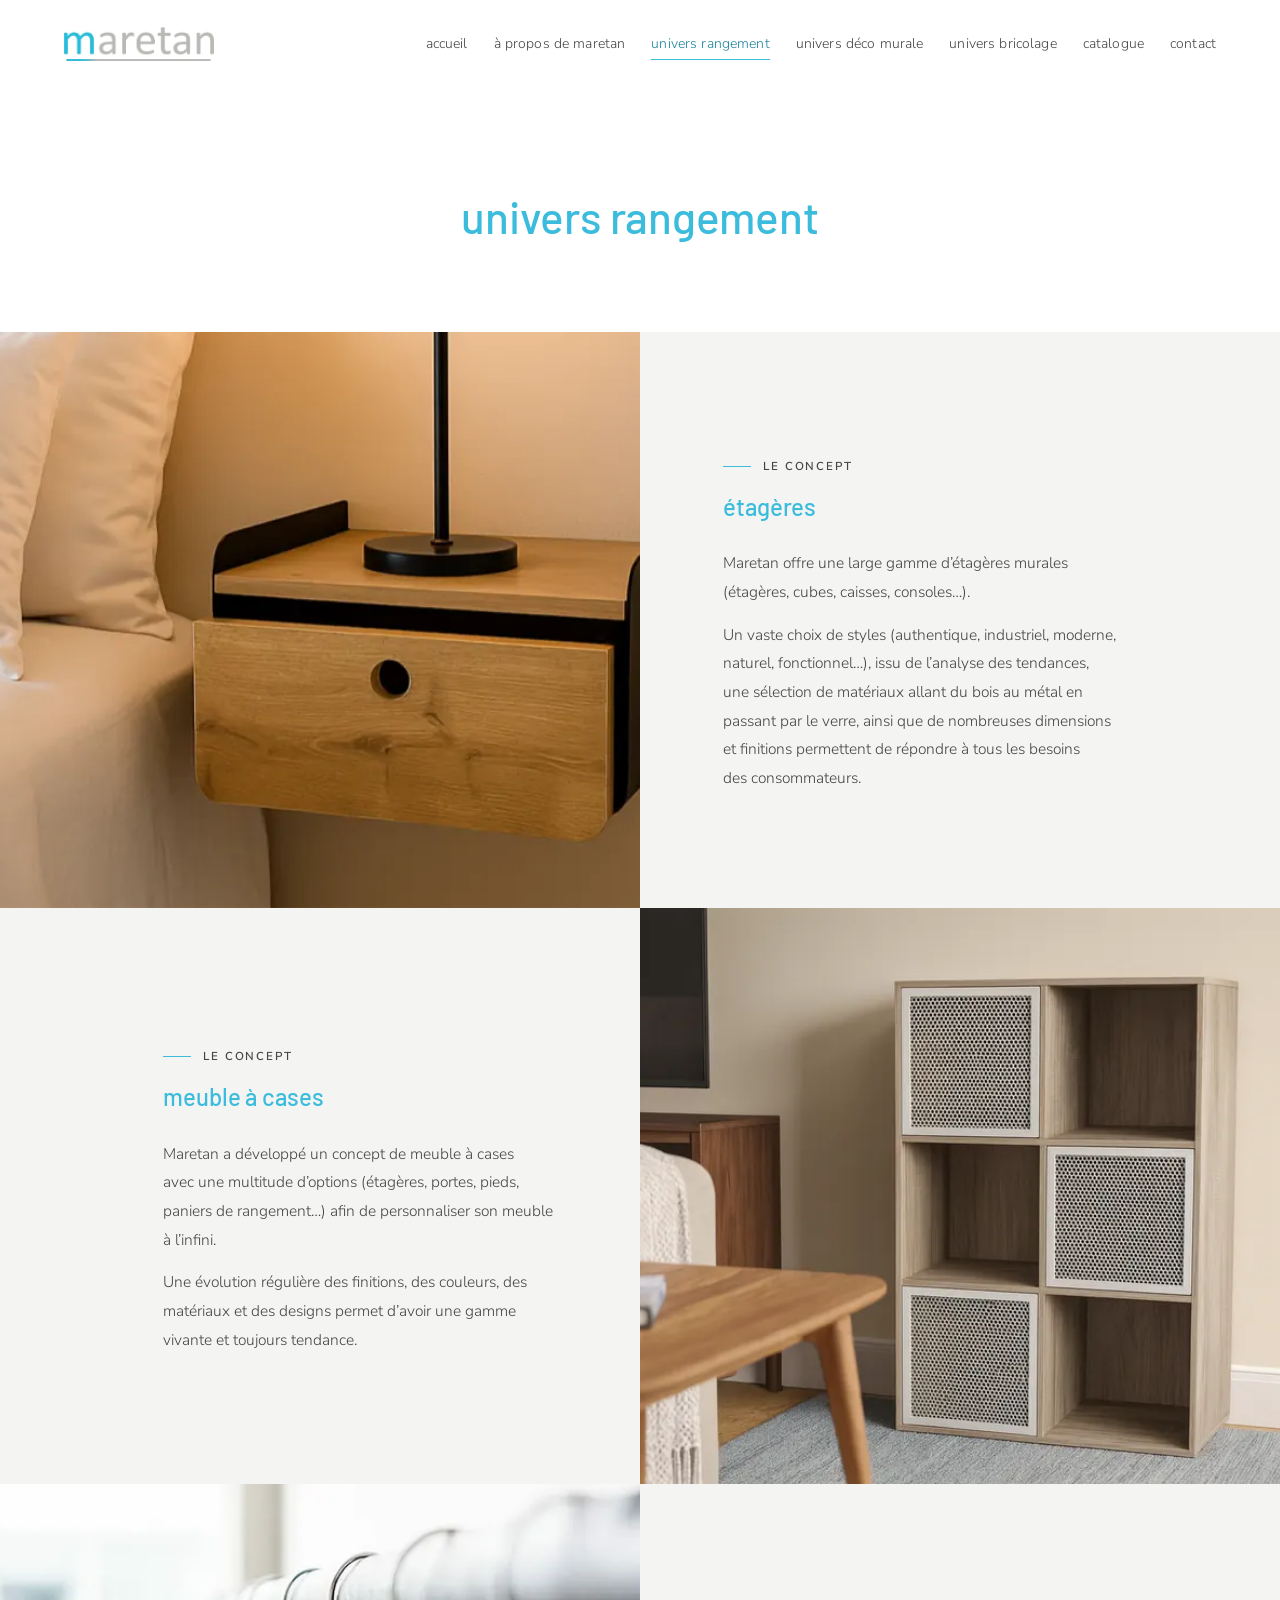
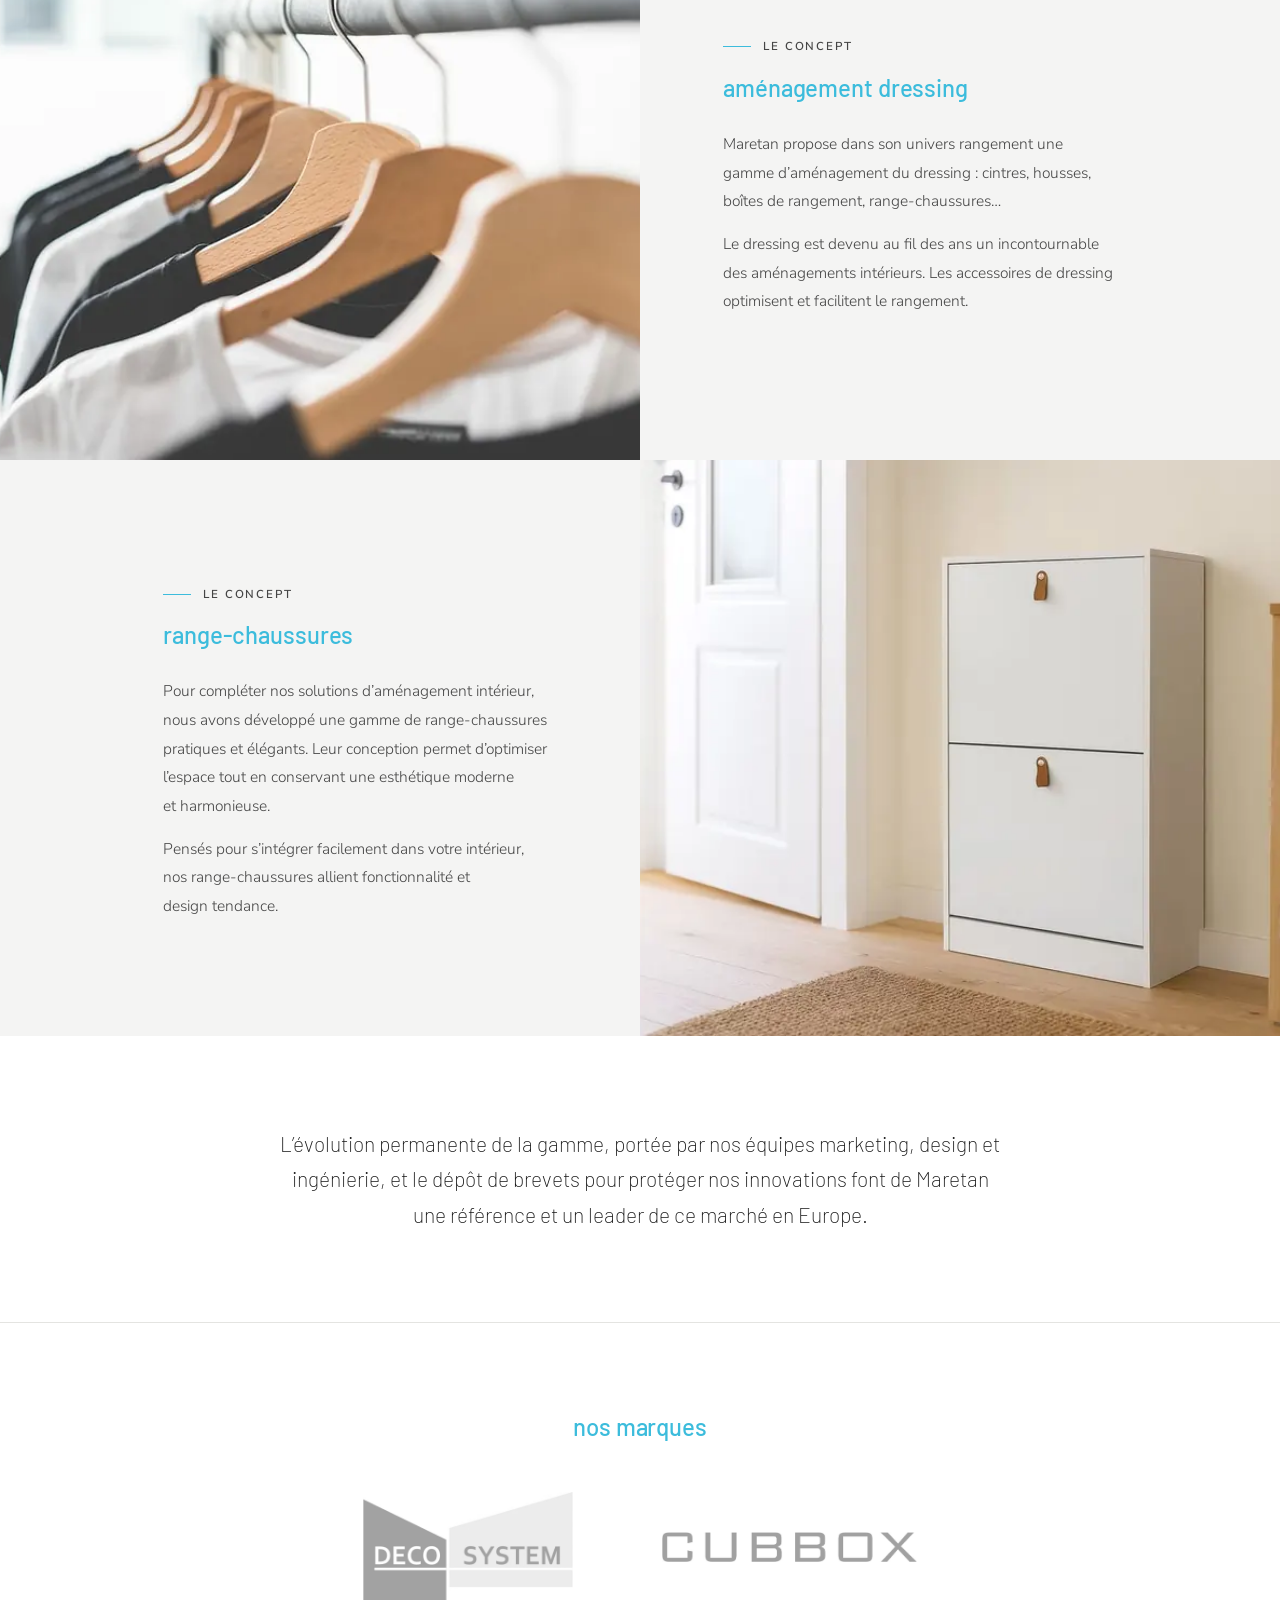
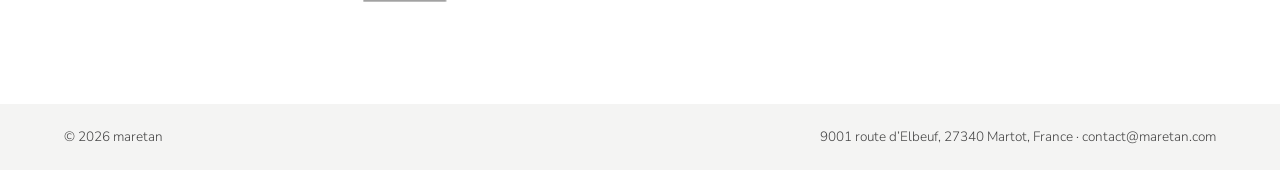
<file: rangement/index.html>
<!doctype html>
<html lang="fr">
<head>
  <meta charset="utf-8">
  <meta name="viewport" content="width=device-width, initial-scale=1">
  <title>univers rangement · maretan</title>
  <meta name="description" content="Étagères murales, meubles à cases, aménagement du dressing et range-chaussures : l’univers rangement de Maretan.">
  <link rel="canonical" href="https://www.maretan.com/rangement/">
  <meta property="og:type" content="website">
  <meta property="og:site_name" content="maretan">
  <meta property="og:locale" content="fr_FR">
  <meta property="og:title" content="univers rangement · maretan">
  <meta property="og:description" content="Étagères murales, meubles à cases, aménagement du dressing et range-chaussures : l’univers rangement de Maretan.">
  <meta property="og:url" content="https://www.maretan.com/rangement/">
  <meta property="og:image" content="https://www.maretan.com/assets/img/salon-1280.webp">
  <meta name="theme-color" content="#ffffff">
  <link rel="icon" href="../favicon.ico" sizes="32x32">
  <link rel="icon" href="../assets/img/favicon.png" type="image/png">
  <link rel="apple-touch-icon" href="../apple-touch-icon.png">
  <link rel="preload" href="../assets/fonts/barlow-500.woff2" as="font" type="font/woff2" crossorigin>
  <link rel="preload" href="../assets/fonts/nunito-sans-var.woff2" as="font" type="font/woff2" crossorigin>
  <link rel="stylesheet" href="../assets/css/site.css">
  <script>document.documentElement.classList.add("js")</script>
  <script src="../assets/js/site.js" defer></script>
</head>
<body>
  <a class="skip-link" href="#contenu">Aller au contenu</a>

  <header class="site-header">
    <div class="wrap">
      <a class="brand" href="../" aria-label="maretan, accueil">
        <img src="../assets/img/logo.webp" width="309" height="70" alt="maretan">
      </a>
      <button class="nav-toggle" type="button" aria-expanded="false" aria-controls="menu" aria-label="Ouvrir le menu"><span></span></button>
      <nav class="nav" id="menu" aria-label="Navigation principale">
        <ul>
        <li><a href="../">accueil</a></li>
        <li><a href="../a-propos/">à propos de maretan</a></li>
        <li><a href="../rangement/" aria-current="page">univers rangement</a></li>
        <li><a href="../deco-murale/">univers déco murale</a></li>
        <li><a href="../bricolage/">univers bricolage</a></li>
        <li><a href="../catalogue/">catalogue</a></li>
        <li><a href="../contact/">contact</a></li>
        </ul>
      </nav>
    </div>
  </header>

  <main id="contenu">
    <section class="page-intro">
      <div class="wrap" data-reveal><h1>univers rangement</h1></div>
    </section>
    <div class="features">
      <article class="feature">
        <div class="feature-media"><img src="../assets/img/etageres-800.webp" srcset="../assets/img/etageres-800.webp 800w, ../assets/img/etageres-1024.webp 1024w" sizes="(max-width: 800px) 100vw, 50vw" width="1024" height="632" alt="Étagère murale en bois avec tiroir, au-dessus d’un lit" loading="lazy" decoding="async"></div>
        <div class="feature-body" data-reveal>
          <p class="eyebrow">Le concept</p>
          <h2>étagères</h2>
          <p>Maretan offre une large gamme d’étagères murales (étagères, cubes, caisses, consoles…).</p>
          <p>Un vaste choix de styles (authentique, industriel, moderne, naturel, fonctionnel…), issu de l’analyse des tendances, une sélection de matériaux allant du bois au métal en passant par le verre, ainsi que de nombreuses dimensions et finitions permettent de répondre à tous les besoins des consommateurs.</p>
        </div>
      </article>
      <article class="feature">
        <div class="feature-media"><img src="../assets/img/meuble-a-cases-800.webp" srcset="../assets/img/meuble-a-cases-800.webp 800w, ../assets/img/meuble-a-cases-1400.webp 1400w" sizes="(max-width: 800px) 100vw, 50vw" width="1400" height="933" alt="Meuble à cases CUBBOX avec portes et paniers de rangement" loading="lazy" decoding="async"></div>
        <div class="feature-body" data-reveal>
          <p class="eyebrow">Le concept</p>
          <h2>meuble à cases</h2>
          <p>Maretan a développé un concept de meuble à cases avec une multitude d’options (étagères, portes, pieds, paniers de rangement…) afin de personnaliser son meuble à l’infini.</p>
          <p>Une évolution régulière des finitions, des couleurs, des matériaux et des designs permet d’avoir une gamme vivante et toujours tendance.</p>
        </div>
      </article>
      <article class="feature">
        <div class="feature-media"><img src="../assets/img/dressing-800.webp" srcset="../assets/img/dressing-800.webp 800w, ../assets/img/dressing-910.webp 910w" sizes="(max-width: 800px) 100vw, 50vw" width="910" height="607" alt="Cintres en bois sur une penderie" loading="lazy" decoding="async"></div>
        <div class="feature-body" data-reveal>
          <p class="eyebrow">Le concept</p>
          <h2>aménagement dressing</h2>
          <p>Maretan propose dans son univers rangement une gamme d’aménagement du dressing : cintres, housses, boîtes de rangement, range-chaussures…</p>
          <p>Le dressing est devenu au fil des ans un incontournable des aménagements intérieurs. Les accessoires de dressing optimisent et facilitent le rangement.</p>
        </div>
      </article>
      <article class="feature">
        <div class="feature-media"><img src="../assets/img/range-chaussures-800.webp" srcset="../assets/img/range-chaussures-800.webp 800w, ../assets/img/range-chaussures-1400.webp 1400w" sizes="(max-width: 800px) 100vw, 50vw" width="1400" height="933" alt="Range-chaussures blanc à abattants dans une entrée" loading="lazy" decoding="async"></div>
        <div class="feature-body" data-reveal>
          <p class="eyebrow">Le concept</p>
          <h2>range-chaussures</h2>
          <p>Pour compléter nos solutions d’aménagement intérieur, nous avons développé une gamme de range-chaussures pratiques et élégants. Leur conception permet d’optimiser l’espace tout en conservant une esthétique moderne et harmonieuse.</p>
          <p>Pensés pour s’intégrer facilement dans votre intérieur, nos range-chaussures allient fonctionnalité et design tendance.</p>
        </div>
      </article>
    </div>
    <section class="closing">
      <div class="wrap" data-reveal><p>L’évolution permanente de la gamme, portée par nos équipes marketing, design et ingénierie, et le dépôt de brevets pour protéger nos innovations font de Maretan une référence et un leader de ce marché en Europe.</p></div>
    </section>
    <section class="brands" aria-labelledby="marques">
      <div class="wrap" data-reveal>
        <h2 id="marques">nos marques</h2>
        <ul>
        <li><img src="../assets/img/deco-system.webp" width="442" height="232" alt="DECO SYSTEM" loading="lazy" decoding="async"></li>
        <li class="is-wordmark"><img src="../assets/img/cubbox.webp" width="585" height="69" alt="CUBBOX" loading="lazy" decoding="async"></li>
        </ul>
      </div>
    </section>
  </main>

  <footer class="site-footer">
    <div class="wrap">
      <p>© 2026 maretan</p>
      <address>9001 route d’Elbeuf, 27340 Martot, France · <a href="mailto:contact@maretan.com">contact@maretan.com</a></address>
    </div>
  </footer>
</body>
</html>
</file>
<file: assets/css/site.css>
/* maretan
   Same layout and palette as the original site, rebuilt as plain HTML/CSS. */

@font-face { font-family: "Barlow"; font-style: normal; font-weight: 200; font-display: swap; src: url("../fonts/barlow-200.woff2") format("woff2"); }
@font-face { font-family: "Barlow"; font-style: normal; font-weight: 500; font-display: swap; src: url("../fonts/barlow-500.woff2") format("woff2"); }
@font-face { font-family: "Barlow"; font-style: normal; font-weight: 600; font-display: swap; src: url("../fonts/barlow-600.woff2") format("woff2"); }
@font-face { font-family: "Nunito Sans"; font-style: normal; font-weight: 200 1000; font-display: swap; src: url("../fonts/nunito-sans-var.woff2") format("woff2"); }

:root {
  --teal: #3cbcdc;
  --teal-deep: #1c849e;
  --ink: #161616;
  --ink-soft: #454545;
  --muted: #737373;
  --panel: #f4f4f3;
  --line: #e4e4e1;
  --white: #fff;

  --font-display: "Barlow", "Helvetica Neue", Arial, sans-serif;
  --font-body: "Nunito Sans", "Avenir Next", Avenir, "Helvetica Neue", Arial, sans-serif;

  --wrap: 1180px;
  --gutter: clamp(20px, 5vw, 64px);
  --header-h: 88px;
  --ease: cubic-bezier(.2, .7, .2, 1);
}

*, *::before, *::after { box-sizing: border-box; }

html {
  -webkit-text-size-adjust: 100%;
  text-size-adjust: 100%;
  scroll-behavior: smooth;
  scroll-padding-top: var(--header-h);
}
@media (prefers-reduced-motion: reduce) {
  html { scroll-behavior: auto; }
  *, *::before, *::after { transition: none !important; animation: none !important; }
}

body {
  margin: 0;
  background: var(--white);
  color: var(--ink);
  font-family: var(--font-body);
  font-weight: 300;
  font-size: 15.5px;
  line-height: 1.85;
  -webkit-font-smoothing: antialiased;
  -moz-osx-font-smoothing: grayscale;
  text-rendering: optimizeLegibility;
  display: flex;
  flex-direction: column;
  min-height: 100vh;
}

img { display: block; max-width: 100%; height: auto; }
a { color: inherit; }
main { flex: 1; }

h1, h2, h3 {
  font-family: var(--font-display);
  font-weight: 500;
  color: var(--teal);
  margin: 0;
  letter-spacing: -.005em;
  text-wrap: balance;
}
h1 { font-size: clamp(32px, 4.2vw, 44px); line-height: 1.2; }
h2 { font-size: clamp(21px, 2vw, 24px); line-height: 1.35; }
p { margin: 0 0 .9em; text-wrap: pretty; }
p:last-child { margin-bottom: 0; }

::selection { background: rgba(60, 188, 220, .25); }

:focus-visible {
  outline: 2px solid var(--teal-deep);
  outline-offset: 3px;
  border-radius: 2px;
}

.skip-link {
  position: absolute;
  left: 16px; top: -60px;
  z-index: 100;
  padding: 10px 16px;
  background: var(--ink);
  color: var(--white);
  font-size: 14px;
  text-decoration: none;
  transition: top .2s var(--ease);
}
.skip-link:focus { top: 12px; }

.wrap {
  width: 100%;
  max-width: calc(var(--wrap) + 2 * var(--gutter));
  margin-inline: auto;
  padding-inline: var(--gutter);
}

/* ---------- Header ---------- */

.site-header {
  position: sticky;
  top: 0;
  z-index: 50;
  background: rgba(255, 255, 255, .94);
  -webkit-backdrop-filter: saturate(160%) blur(10px);
  backdrop-filter: saturate(160%) blur(10px);
  border-bottom: 1px solid transparent;
  transition: border-color .3s var(--ease), box-shadow .3s var(--ease);
}
.site-header.is-scrolled {
  border-bottom-color: var(--line);
  box-shadow: 0 6px 24px -18px rgba(0, 0, 0, .25);
}
.site-header .wrap {
  display: flex;
  align-items: center;
  justify-content: space-between;
  gap: 32px;
  height: var(--header-h);
}

.brand { display: block; flex: none; line-height: 0; }
.brand img { width: 150px; height: auto; }

.nav ul {
  display: flex;
  flex-wrap: wrap;
  justify-content: flex-end;
  gap: 4px 26px;
  margin: 0; padding: 0;
  list-style: none;
}
.nav a {
  position: relative;
  display: inline-block;
  padding: 6px 0;
  font-size: 14px;
  line-height: 1.4;
  letter-spacing: .01em;
  color: var(--ink-soft);
  text-decoration: none;
  white-space: nowrap;
  transition: color .2s var(--ease);
}
.nav a::after {
  content: "";
  position: absolute;
  left: 0; right: 0; bottom: 0;
  height: 1px;
  background: currentColor;
  transform: scaleX(0);
  transform-origin: left;
  transition: transform .3s var(--ease);
}
.nav a:hover { color: var(--ink); }
.nav a:hover::after { transform: scaleX(1); }
.nav a[aria-current="page"] { color: var(--teal-deep); }
.nav a[aria-current="page"]::after { transform: scaleX(1); background: var(--teal); }

.nav-toggle {
  display: none;
  position: relative;
  width: 44px; height: 44px;
  margin-right: -10px;
  padding: 0;
  border: 0;
  background: none;
  cursor: pointer;
  color: var(--ink);
}
.nav-toggle span,
.nav-toggle::before,
.nav-toggle::after {
  content: "";
  position: absolute;
  left: 11px; right: 11px;
  height: 1.5px;
  background: currentColor;
  transition: transform .3s var(--ease), opacity .2s;
}
.nav-toggle::before { top: 15px; }
.nav-toggle span { top: 21px; }
.nav-toggle::after { top: 27px; }
.nav-open .nav-toggle::before { transform: translateY(6px) rotate(45deg); }
.nav-open .nav-toggle span { opacity: 0; }
.nav-open .nav-toggle::after { transform: translateY(-6px) rotate(-45deg); }

@media (max-width: 1080px) {
  :root { --header-h: 72px; }
  .brand img { width: 128px; }
  .js .nav-toggle { display: block; }
  .js .nav {
    position: absolute;
    top: 100%; left: 0; right: 0;
    background: var(--white);
    border-bottom: 1px solid var(--line);
    box-shadow: 0 18px 30px -24px rgba(0, 0, 0, .35);
    visibility: hidden;
    opacity: 0;
    transform: translateY(-8px);
    transition: opacity .25s var(--ease), transform .25s var(--ease), visibility 0s .25s;
  }
  .js .nav-open .nav {
    visibility: visible;
    opacity: 1;
    transform: none;
    transition: opacity .25s var(--ease), transform .25s var(--ease);
  }
  .js .nav ul {
    flex-direction: column;
    gap: 0;
    padding: 8px var(--gutter) 20px;
  }
  .js .nav li + li { border-top: 1px solid var(--panel); }
  .js .nav a { display: block; padding: 13px 0; font-size: 15.5px; }
  .js .nav a::after { display: none; }
  /* Without JS the menu simply wraps under the logo. */
  html:not(.js) .site-header .wrap { flex-wrap: wrap; height: auto; padding-block: 16px; }
}

/* ---------- Footer ---------- */

.site-footer {
  background: var(--panel);
  color: var(--ink-soft);
  font-size: 13.5px;
  line-height: 1.6;
}
.site-footer .wrap {
  display: flex;
  flex-wrap: wrap;
  align-items: center;
  justify-content: space-between;
  gap: 8px 24px;
  padding-block: 22px;
}
.site-footer a { text-decoration: none; transition: color .2s var(--ease); }
.site-footer a:hover { color: var(--teal-deep); }
.site-footer p,
.site-footer address { margin: 0; font-style: normal; }
@media (max-width: 640px) {
  .site-footer .wrap { flex-direction: column; text-align: center; }
}

/* ---------- Home ---------- */

.hero {
  position: relative;
  height: calc(100vh - var(--header-h));
  height: calc(100svh - var(--header-h));
  min-height: 420px;
  max-height: 1047px;
  overflow: hidden;
  background: #cfe3f3;
}
.hero img,
.band img {
  width: 100%; height: 100%;
  object-fit: cover;
}
.hero img { object-position: 52% 70%; }

.band {
  position: relative;
  display: grid;
  grid-template-columns: 1fr 1fr;
  min-height: clamp(420px, 70vw, 820px);
  background: #d9d4cc;
}
.band > img {
  position: absolute;
  inset: 0;
  object-position: 50% 50%;
}
.band-veil {
  position: relative;
  display: flex;
  flex-direction: column;
  justify-content: center;
  gap: 6px;
  padding: clamp(32px, 6vw, 96px);
  background: linear-gradient(90deg, rgba(244, 244, 243, .9), rgba(244, 244, 243, .72));
  -webkit-backdrop-filter: blur(2px);
  backdrop-filter: blur(2px);
}
.band-veil .eyebrow { color: var(--ink-soft); }
.band-veil a {
  align-self: flex-start;
  font-family: var(--font-display);
  font-weight: 500;
  font-size: clamp(22px, 2.6vw, 34px);
  line-height: 1.35;
  color: var(--ink);
  text-decoration: none;
  background: linear-gradient(var(--teal), var(--teal)) 0 100% / 0 2px no-repeat;
  transition: background-size .35s var(--ease), color .2s var(--ease);
}
.band-veil a:hover { background-size: 100% 2px; }
.band-veil a span { color: var(--teal-deep); transition: transform .3s var(--ease); display: inline-block; }
.band-veil a:hover span { transform: translateX(4px); }
@media (max-width: 720px) {
  .band { grid-template-columns: 1fr; min-height: 0; }
  .band > img { position: static; aspect-ratio: 3 / 2; height: auto; }
  .band-veil { background: var(--panel); }
}

/* ---------- Page intro ---------- */

.page-intro {
  padding-block: clamp(56px, 8vw, 104px) clamp(48px, 7vw, 88px);
  text-align: center;
}
.page-intro--panel .wrap > div {
  background: var(--panel);
  padding: clamp(36px, 5vw, 56px) 24px;
}

.eyebrow {
  display: inline-flex;
  align-items: center;
  gap: 12px;
  margin: 0 0 14px;
  font-family: var(--font-body);
  font-weight: 600;
  font-size: 11.5px;
  letter-spacing: .16em;
  text-transform: uppercase;
  color: var(--muted);
}
.eyebrow::before {
  content: "";
  width: 28px; height: 1px;
  background: var(--teal);
}

/* ---------- Feature rows (image / text) ---------- */

.feature {
  display: grid;
  grid-template-columns: 1fr 1fr;
  background: var(--panel);
}
.feature-media {
  position: relative;
  min-height: clamp(360px, 45vw, 580px);
  overflow: hidden;
  background: var(--line);
}
.feature-media img {
  position: absolute;
  inset: 0;
  width: 100%; height: 100%;
  object-fit: cover;
  transition: transform 1.2s var(--ease);
}
.feature:hover .feature-media img { transform: scale(1.025); }
.feature-body {
  align-self: center;
  width: 100%;
  max-width: 560px;
  padding: clamp(40px, 6.5vw, 96px) clamp(24px, 6.5vw, 90px);
}
.feature-body h2 { margin-bottom: 26px; }
.feature-body p { color: var(--ink-soft); }
.features > .feature:nth-child(even) .feature-media { order: 2; }
.features > .feature:nth-child(even) .feature-body { justify-self: end; }

@media (max-width: 800px) {
  .feature { grid-template-columns: 1fr; }
  .feature-media { min-height: 0; aspect-ratio: 3 / 2; }
  .features > .feature:nth-child(even) .feature-media { order: 0; }
  .feature-body { max-width: none; }
}

.closing {
  padding-block: clamp(56px, 7vw, 96px);
  text-align: center;
}
.closing p {
  max-width: 720px;
  margin-inline: auto;
  font-family: var(--font-display);
  font-weight: 200;
  font-size: clamp(18px, 1.8vw, 21px);
  line-height: 1.7;
  color: var(--ink);
}

/* ---------- Brands ---------- */

.brands {
  padding-block: clamp(56px, 7vw, 88px) clamp(64px, 8vw, 104px);
  border-top: 1px solid var(--line);
  text-align: center;
}
.brands h2 { margin-bottom: clamp(32px, 4vw, 48px); }
.brands ul {
  display: flex;
  flex-wrap: wrap;
  align-items: center;
  justify-content: center;
  gap: 32px clamp(40px, 7vw, 96px);
  margin: 0; padding: 0;
  list-style: none;
}
.brands img {
  width: auto;
  max-height: 110px;
  max-width: min(280px, 70vw);
  filter: grayscale(1);
  opacity: .72;
  transition: filter .35s var(--ease), opacity .35s var(--ease);
}
.brands li:hover img { filter: none; opacity: 1; }
.brands .is-wordmark img { max-height: 30px; }
@media (hover: none) { .brands img { filter: none; opacity: 1; } }

/* ---------- About ---------- */

.about {
  padding-block: clamp(56px, 8vw, 112px);
}
.about .wrap {
  display: grid;
  grid-template-columns: minmax(0, 1.05fr) minmax(0, 1fr);
  gap: clamp(40px, 7vw, 104px);
  align-items: center;
}
.about h1 { margin-bottom: 30px; }
.about-text p { color: var(--ink-soft); }
.about-text .lead {
  font-family: var(--font-display);
  font-weight: 200;
  font-size: clamp(19px, 1.8vw, 22px);
  line-height: 1.6;
  color: var(--ink);
  margin-bottom: 1.1em;
}
.about-text strong { font-weight: 600; color: var(--ink); }
.about figure { margin: 0; }
.about figure img { width: 100%; }
@media (max-width: 860px) {
  .about .wrap { grid-template-columns: 1fr; }
}

/* ---------- Catalogue ---------- */

.cta {
  display: inline-flex;
  align-items: center;
  gap: 10px;
  margin-top: 28px;
  padding: 13px 26px;
  background: var(--teal);
  color: var(--white);
  font-family: var(--font-body);
  font-weight: 600;
  font-size: 14px;
  letter-spacing: .03em;
  text-decoration: none;
  border: 0;
  cursor: pointer;
  transition: background-color .2s var(--ease), transform .2s var(--ease);
}
.cta:hover { background: var(--teal-deep); }
.cta:active { transform: translateY(1px); }
.cta svg { width: 16px; height: 16px; flex: none; }

/* ---------- Contact ---------- */

.contact {
  display: grid;
  grid-template-columns: 1fr 1fr;
  align-items: stretch;
}
.contact-body {
  justify-self: end;
  width: 100%;
  max-width: calc(var(--wrap) / 2 + var(--gutter));
  padding: clamp(48px, 7vw, 96px) clamp(32px, 6vw, 88px) clamp(56px, 7vw, 96px) var(--gutter);
}
.contact-body h1 { margin-bottom: 28px; }
.contact-details {
  display: grid;
  gap: 4px;
  margin: 0 0 36px;
  font-style: normal;
  color: var(--ink-soft);
}
.contact-details a {
  color: var(--teal-deep);
  text-decoration: none;
  background: linear-gradient(currentColor, currentColor) 0 100% / 100% 1px no-repeat;
}
.contact-details a:hover { color: var(--ink); }
.contact-media {
  position: relative;
  min-height: 520px;
  background: #cfe3f3;
}
.contact-media img {
  position: absolute;
  inset: 0;
  width: 100%; height: 100%;
  object-fit: cover;
  object-position: 50% 0;
}
@media (max-width: 860px) {
  .contact { grid-template-columns: 1fr; }
  .contact-body { max-width: none; justify-self: stretch; padding-inline: var(--gutter); }
  .contact-media { min-height: 0; aspect-ratio: 16 / 10; }
}

.form { display: grid; gap: 14px; }
.form .row { display: grid; grid-template-columns: 1fr 1fr; gap: 14px; }
@media (max-width: 520px) { .form .row { grid-template-columns: 1fr; } }
.field { display: grid; gap: 6px; }
.field label {
  font-weight: 600;
  font-size: 12px;
  letter-spacing: .08em;
  text-transform: uppercase;
  color: var(--muted);
}
.field input,
.field textarea {
  width: 100%;
  padding: 12px 14px;
  border: 1px solid #c9c9c4;
  border-radius: 0;
  background: var(--white);
  color: var(--ink);
  font: inherit;
  font-weight: 400;
  font-size: 15px;
  line-height: 1.5;
  transition: border-color .2s var(--ease), box-shadow .2s var(--ease);
  -webkit-appearance: none;
  appearance: none;
}
.field textarea { min-height: 150px; resize: vertical; }
.field input::placeholder,
.field textarea::placeholder { color: #a2a2a2; }
.field input:hover,
.field textarea:hover { border-color: #9a9a95; }
.field input:focus,
.field textarea:focus {
  outline: none;
  border-color: var(--teal);
  box-shadow: 0 0 0 3px rgba(60, 188, 220, .18);
}
.form .cta {
  justify-self: start;
  margin-top: 6px;
  background: var(--ink);
}
.form .cta:hover { background: var(--teal-deep); }
.form-note {
  margin: 0;
  font-size: 13px;
  color: var(--muted);
}
.form-note[data-state="ok"] { color: var(--teal-deep); }

/* ---------- 404 ---------- */

.notfound {
  padding-block: clamp(80px, 14vw, 180px);
  text-align: center;
}
.notfound p { color: var(--ink-soft); margin-top: 16px; }
.notfound .cta { margin-top: 32px; }

/* ---------- Reveal on scroll ---------- */

.js [data-reveal] {
  opacity: 0;
  transform: translateY(18px);
  transition: opacity .8s var(--ease), transform .8s var(--ease);
}
.js [data-reveal].is-visible { opacity: 1; transform: none; }
@media (prefers-reduced-motion: reduce) {
  .js [data-reveal] { opacity: 1; transform: none; }
}

.features > .feature--reverse .feature-media { order: 2; }
.features > .feature--reverse .feature-body { justify-self: end; }
@media (max-width: 800px) {
  .features > .feature--reverse .feature-media { order: 0; }
}

.sr-only {
  position: absolute;
  width: 1px; height: 1px;
  margin: -1px; padding: 0;
  overflow: hidden;
  clip: rect(0 0 0 0);
  white-space: nowrap;
  border: 0;
}
.spacer { height: clamp(48px, 7vw, 88px); }

@media (max-width: 720px) {
  .hero { height: auto; min-height: 0; aspect-ratio: 4 / 3; }
  .hero img { object-position: 82% 60%; }
}
</file>
